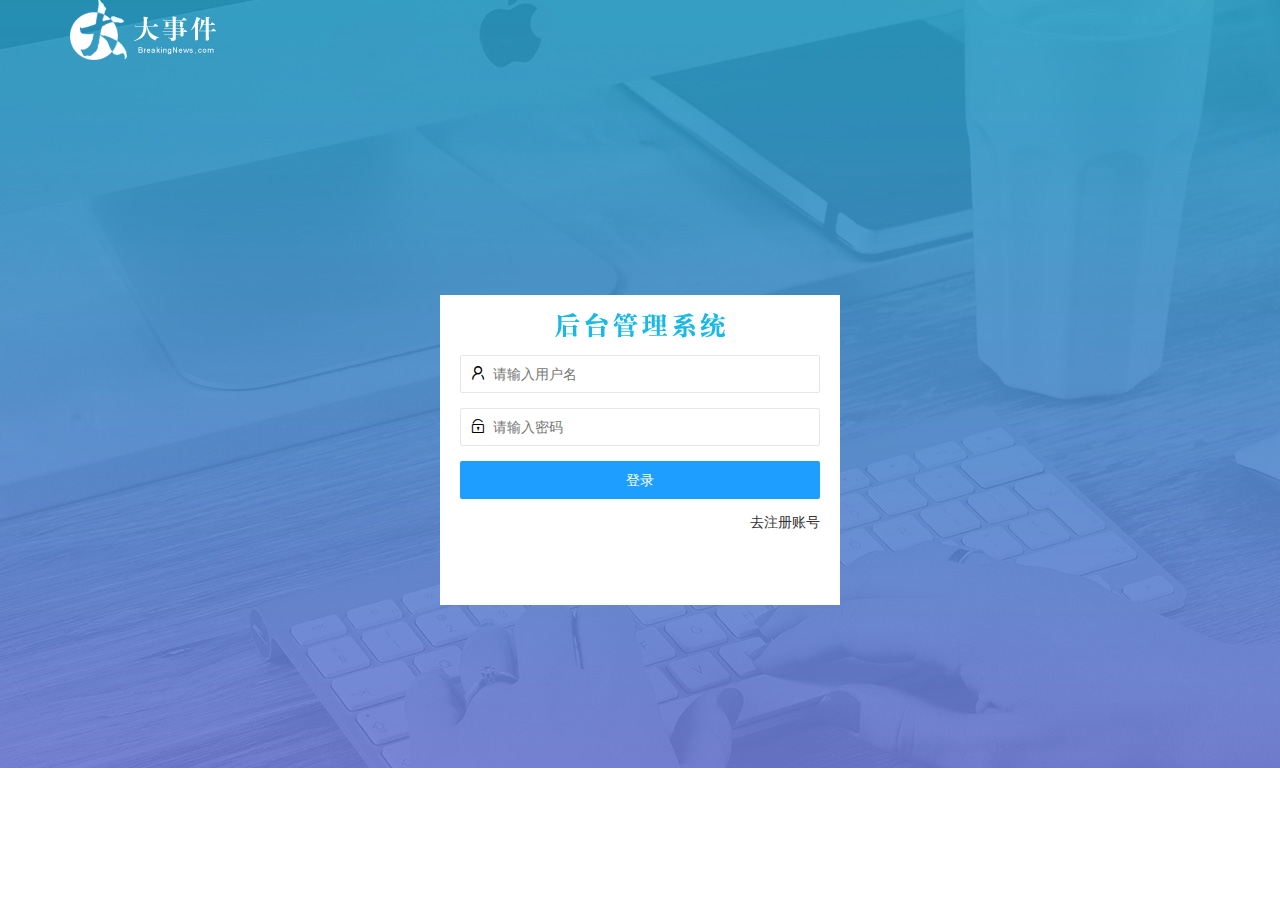
<file: login.html>
<!DOCTYPE html>
<html lang="en">

<head>
    <meta charset="UTF-8">
    <meta http-equiv="X-UA-Compatible" content="IE=edge">
    <meta name="viewport" content="width=device-width, initial-scale=1.0">
    <title>大事件-登录/注册</title>
    <!-- 导入layui的css -->
    <link rel="stylesheet" href="/assets/lib/layui/css/layui.css">
    <!-- 导入自己建的css -->
    <link rel="stylesheet" href="assets/css/login.css">
</head>

<body>
    <!-- 头部 -->
    <div class="layui-main ">
        <img src="/assets/images/logo.png" alt="">
    </div>
    <!-- 登录注册 -->
    <div class="loginAndReg-box">
        <!-- 头部         -->
        <div class="title-box"></div>
        <div class="login-box">
            <!-- 登录的表单 -->
            <form class="layui-form" id="form_login">
                <!-- 用户名 -->
                <div class="layui-form-item">
                    <i class="layui-icon layui-icon-username"></i>
                    <input type="text" name="username" required lay-verify="required" placeholder="请输入用户名" autocomplete="off" class="layui-input" />
                </div>
                <!-- 密码 -->
                <div class="layui-form-item">
                    <i class="layui-icon layui-icon-password"></i>
                    <input type="password" name="password" required lay-verify="required|pwd" placeholder="请输入密码" autocomplete="off" class="layui-input" />
                </div>
                <!-- 登录按钮 -->
                <div class="layui-form-item">
                    <!-- 注意：表单提交按钮和普通按钮的区别，就是 lay-submit 属性 -->
                    <button class="layui-btn layui-btn-fluid layui-btn-normal" lay-submit>登录</button>
                </div>
                <div class="layui-form-item links">
                    <a href="javascript:;" id="link_reg">去注册账号</a>
                </div>
            </form>
        </div>
        <div class="reg-box">
            <!-- 注册的表单 -->
            <form class="layui-form" id="form_reg">
                <!-- 用户名 -->
                <div class="layui-form-item">
                    <i class="layui-icon layui-icon-username"></i>
                    <input type="text" name="username" required lay-verify="required" placeholder="请输入用户名" autocomplete="off" class="layui-input" />
                </div>
                <!-- 密码 -->
                <div class="layui-form-item">
                    <i class="layui-icon layui-icon-password"></i>
                    <input type="password" name="password" required lay-verify="required|pwd" placeholder="请输入密码" autocomplete="off" class="layui-input" />
                </div>
                <!-- 确认密码 -->
                <div class="layui-form-item">
                    <i class="layui-icon layui-icon-password"></i>
                    <input type="password" name="repassword" required lay-verify="required|pwd|repwd" placeholder="请确认密码" autocomplete="off" class="layui-input" />
                </div>
                <!-- 登录按钮 -->
                <div class="layui-form-item">
                    <!-- 注意：表单提交按钮和普通按钮的区别，就是 lay-submit 属性 -->
                    <button class="layui-btn layui-btn-fluid layui-btn-normal" lay-submit>注册</button>
                </div>
                <div class="layui-form-item links">
                    <a href="javascript:;" id="link_login">去登陆</a>
                </div>
            </form>

        </div>
        <!-- 注册 -->
    </div>
    <!-- 引入layui的js -->
    <script src="/assets/lib/layui/layui.all.js"></script>
    <!-- 导入jQyery -->
    <script src="/assets/lib/jquery.js"></script>
    <!-- 导入自己写的ajaxURl配置的js -->
    <script src="/assets/js/baseAPI.js"></script>
    <!-- 导入自己的js -->
    <script src="/assets/js/login.js"></script>
</body>

</html>
</file>
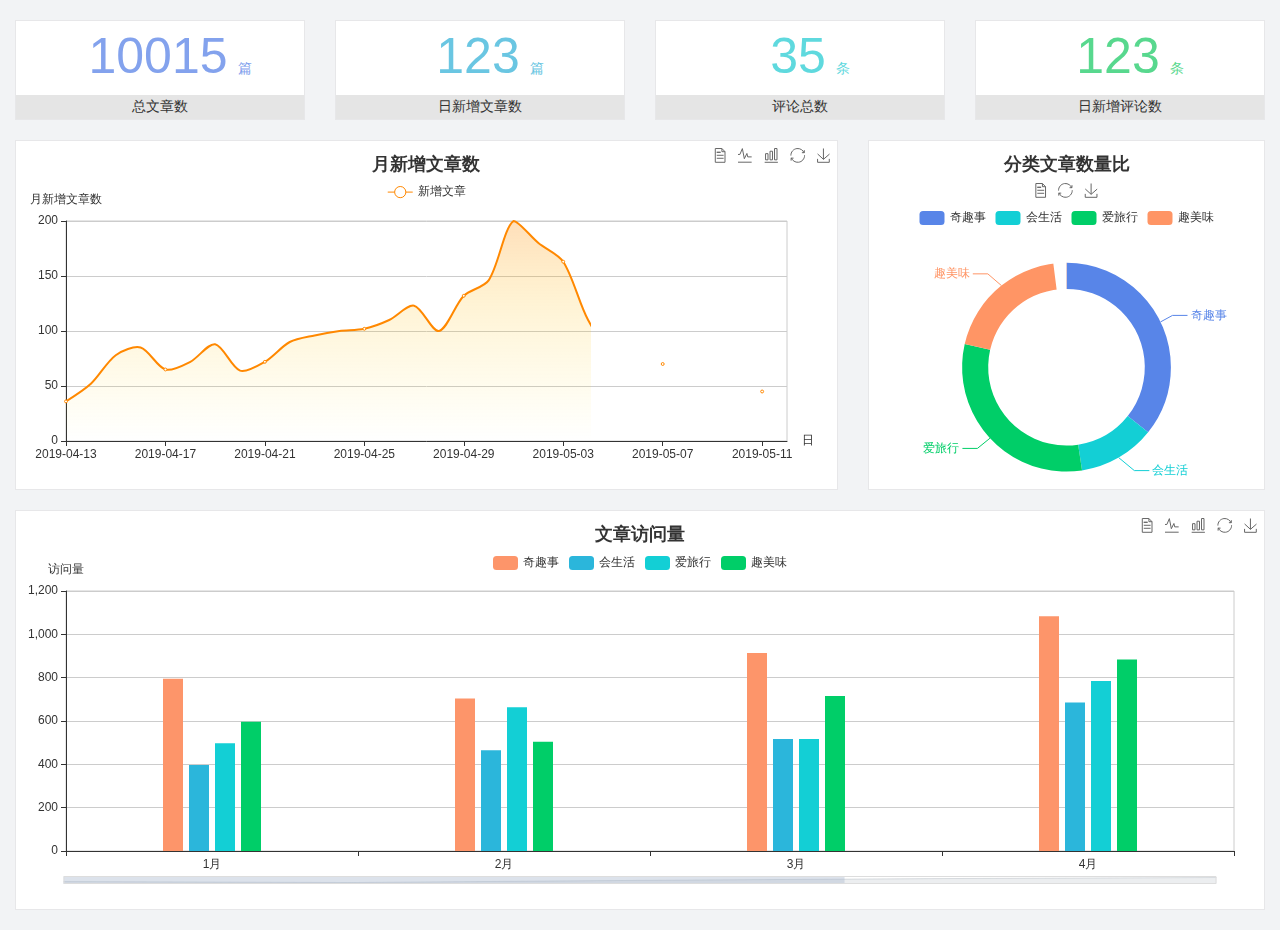
<file: home/dashboard.html>
<!DOCTYPE html>
<html lang="en">

<head>
    <meta charset="UTF-8">
    <meta name="viewport" content="width=device-width, initial-scale=1.0">
    <meta http-equiv="X-UA-Compatible" content="ie=edge">
    <title>图表统计</title>
    <link rel="stylesheet" href="../assets/lib/bootstrap.css" />
    <link rel="stylesheet" href="../assets/lib/main.css" />
    <script src="../assets/lib/jquery.js"></script>
    <script type="text/javascript" src="../assets/lib/echarts.min.js"></script>
</head>

<body>
    <div class="container-fluid">
        <div class="row spannel_list">
            <div class="col-sm-3 col-xs-6">
                <div class="spannel">
                    <em>10015</em><span>篇</span>
                    <b>总文章数</b>
                </div>
            </div>
            <div class="col-sm-3 col-xs-6">
                <div class="spannel scolor01">
                    <em>123</em><span>篇</span>
                    <b>日新增文章数</b>
                </div>
            </div>
            <div class="col-sm-3 col-xs-6">
                <div class="spannel scolor02">
                    <em>35</em><span>条</span>
                    <b>评论总数</b>
                </div>
            </div>
            <div class="col-sm-3 col-xs-6">
                <div class="spannel scolor03">
                    <em>123</em><span>条</span>
                    <b>日新增评论数</b>
                </div>
            </div>
        </div>
    </div>

    <div class="container-fluid">
        <div class="row curve-pie">
            <div class="col-lg-8 col-md-8">
                <div class="gragh_pannel" id="curve_show"></div>
            </div>
            <div class="col-lg-4 col-md-4">
                <div class="gragh_pannel" id="pie_show"></div>
            </div>
        </div>
    </div>

    <div class="container-fluid">
        <div class="column_pannel" id="column_show"></div>
    </div>

    <script>
        var oChart = echarts.init(document.getElementById('curve_show'));
        var aList_all = [{
            'count': 36,
            'date': '2019-04-13'
        }, {
            'count': 52,
            'date': '2019-04-14'
        }, {
            'count': 78,
            'date': '2019-04-15'
        }, {
            'count': 85,
            'date': '2019-04-16'
        }, {
            'count': 65,
            'date': '2019-04-17'
        }, {
            'count': 72,
            'date': '2019-04-18'
        }, {
            'count': 88,
            'date': '2019-04-19'
        }, {
            'count': 64,
            'date': '2019-04-20'
        }, {
            'count': 72,
            'date': '2019-04-21'
        }, {
            'count': 90,
            'date': '2019-04-22'
        }, {
            'count': 96,
            'date': '2019-04-23'
        }, {
            'count': 100,
            'date': '2019-04-24'
        }, {
            'count': 102,
            'date': '2019-04-25'
        }, {
            'count': 110,
            'date': '2019-04-26'
        }, {
            'count': 123,
            'date': '2019-04-27'
        }, {
            'count': 100,
            'date': '2019-04-28'
        }, {
            'count': 132,
            'date': '2019-04-29'
        }, {
            'count': 146,
            'date': '2019-04-30'
        }, {
            'count': 200,
            'date': '2019-05-01'
        }, {
            'count': 180,
            'date': '2019-05-02'
        }, {
            'count': 163,
            'date': '2019-05-03'
        }, {
            'count': 110,
            'date': '2019-05-04'
        }, {
            'count': 80,
            'date': '2019-05-05'
        }, {
            'count': 82,
            'date': '2019-05-06'
        }, {
            'count': 70,
            'date': '2019-05-07'
        }, {
            'count': 65,
            'date': '2019-05-08'
        }, {
            'count': 54,
            'date': '2019-05-09'
        }, {
            'count': 40,
            'date': '2019-05-10'
        }, {
            'count': 45,
            'date': '2019-05-11'
        }, {
            'count': 38,
            'date': '2019-05-12'
        }, ];

        let aCount = [];
        let aDate = [];

        for (var i = 0; i < aList_all.length; i++) {
            aCount.push(aList_all[i].count);
            aDate.push(aList_all[i].date);
        }

        var chartopt = {
            title: {
                text: '月新增文章数',
                left: 'center',
                top: '10'
            },
            tooltip: {
                trigger: 'axis'
            },
            legend: {
                data: ['新增文章'],
                top: '40'
            },
            toolbox: {
                show: true,
                feature: {
                    mark: {
                        show: true
                    },
                    dataView: {
                        show: true,
                        readOnly: false
                    },
                    magicType: {
                        show: true,
                        type: ['line', 'bar']
                    },
                    restore: {
                        show: true
                    },
                    saveAsImage: {
                        show: true
                    }
                }
            },
            calculable: true,
            xAxis: [{
                name: '日',
                type: 'category',
                boundaryGap: false,
                data: aDate
            }],
            yAxis: [{
                name: '月新增文章数',
                type: 'value'
            }],
            series: [{
                name: '新增文章',
                type: 'line',
                smooth: true,
                itemStyle: {
                    normal: {
                        areaStyle: {
                            type: 'default'
                        },
                        color: '#f80'
                    },
                    lineStyle: {
                        color: '#f80'
                    }
                },
                data: aCount
            }],
            areaStyle: {
                normal: {
                    color: new echarts.graphic.LinearGradient(0, 0, 0, 1, [{
                        offset: 0,
                        color: 'rgba(255,136,0,0.39)'
                    }, {
                        offset: .34,
                        color: 'rgba(255,180,0,0.25)'
                    }, {
                        offset: 1,
                        color: 'rgba(255,222,0,0.00)'
                    }])

                }
            },
            grid: {
                show: true,
                x: 50,
                x2: 50,
                y: 80,
                height: 220
            }
        };

        oChart.setOption(chartopt);


        var oPie = echarts.init(document.getElementById('pie_show'));
        var oPieopt = {
            title: {
                top: 10,
                text: '分类文章数量比',
                x: 'center'
            },
            tooltip: {
                trigger: 'item',
                formatter: "{a} <br/>{b} : {c} ({d}%)"
            },
            color: ['#5885e8', '#13cfd5', '#00ce68', '#ff9565'],
            legend: {
                x: 'center',
                top: 65,
                data: ['奇趣事', '会生活', '爱旅行', '趣美味']
            },
            toolbox: {
                show: true,
                x: 'center',
                top: 35,
                feature: {
                    mark: {
                        show: true
                    },
                    dataView: {
                        show: true,
                        readOnly: false
                    },
                    magicType: {
                        show: true,
                        type: ['pie', 'funnel'],
                        option: {
                            funnel: {
                                x: '25%',
                                width: '50%',
                                funnelAlign: 'left',
                                max: 1548
                            }
                        }
                    },
                    restore: {
                        show: true
                    },
                    saveAsImage: {
                        show: true
                    }
                }
            },
            calculable: true,
            series: [{
                name: '访问来源',
                type: 'pie',
                radius: ['45%', '60%'],
                center: ['50%', '65%'],
                data: [{
                    value: 300,
                    name: '奇趣事'
                }, {
                    value: 100,
                    name: '会生活'
                }, {
                    value: 260,
                    name: '爱旅行'
                }, {
                    value: 180,
                    name: '趣美味'
                }]
            }]
        };
        oPie.setOption(oPieopt);



        var oColumn = this.echarts.init(document.getElementById('column_show'));
        var oColumnopt = {
            title: {
                text: '文章访问量',
                left: 'center',
                top: '10'
            },
            tooltip: {
                trigger: 'axis'
            },
            legend: {
                data: ['奇趣事', '会生活', '爱旅行', '趣美味'],
                top: '40'
            },
            toolbox: {
                show: true,
                feature: {
                    mark: {
                        show: true
                    },
                    dataView: {
                        show: true,
                        readOnly: false
                    },
                    magicType: {
                        show: true,
                        type: ['line', 'bar']
                    },
                    restore: {
                        show: true
                    },
                    saveAsImage: {
                        show: true
                    }
                }
            },
            calculable: true,
            xAxis: [{
                type: 'category',
                data: ['1月', '2月', '3月', '4月', '5月']
            }],
            yAxis: [{
                name: '访问量',
                type: 'value'
            }],
            series: [{
                name: '奇趣事',
                type: 'bar',
                barWidth: 20,
                itemStyle: {
                    normal: {
                        areaStyle: {
                            type: 'default'
                        },
                        color: '#fd956a'
                    }
                },
                data: [800, 708, 920, 1090, 1200]
            }, {
                name: '会生活',
                type: 'bar',
                barWidth: 20,
                itemStyle: {
                    normal: {
                        areaStyle: {
                            type: 'default'
                        },
                        color: '#2bb6db'
                    }
                },
                data: [400, 468, 520, 690, 800]
            }, {
                name: '爱旅行',
                type: 'bar',
                barWidth: 20,
                itemStyle: {
                    normal: {
                        areaStyle: {
                            type: 'default'
                        },
                        color: '#13cfd5'
                    }
                },
                data: [500, 668, 520, 790, 900]
            }, {
                name: '趣美味',
                type: 'bar',
                barWidth: 20,
                itemStyle: {
                    normal: {
                        areaStyle: {
                            type: 'default'
                        },
                        color: '#00ce68'
                    }
                },
                data: [600, 508, 720, 890, 1000]
            }],
            grid: {
                show: true,
                x: 50,
                x2: 30,
                y: 80,
                height: 260
            },
            dataZoom: [ //给x轴设置滚动条
                {
                    start: 0, //默认为0
                    end: 100 - 1000 / 31, //默认为100
                    type: 'slider',
                    show: true,
                    xAxisIndex: [0],
                    handleSize: 0, //滑动条的 左右2个滑动条的大小
                    height: 8, //组件高度
                    left: 45, //左边的距离
                    right: 50, //右边的距离
                    bottom: 26, //右边的距离
                    handleColor: '#ddd', //h滑动图标的颜色
                    handleStyle: {
                        borderColor: "#cacaca",
                        borderWidth: "1",
                        shadowBlur: 2,
                        background: "#ddd",
                        shadowColor: "#ddd",
                    }
                }
            ]
        };
        oColumn.setOption(oColumnopt);
    </script>
</body>

</html>
</file>
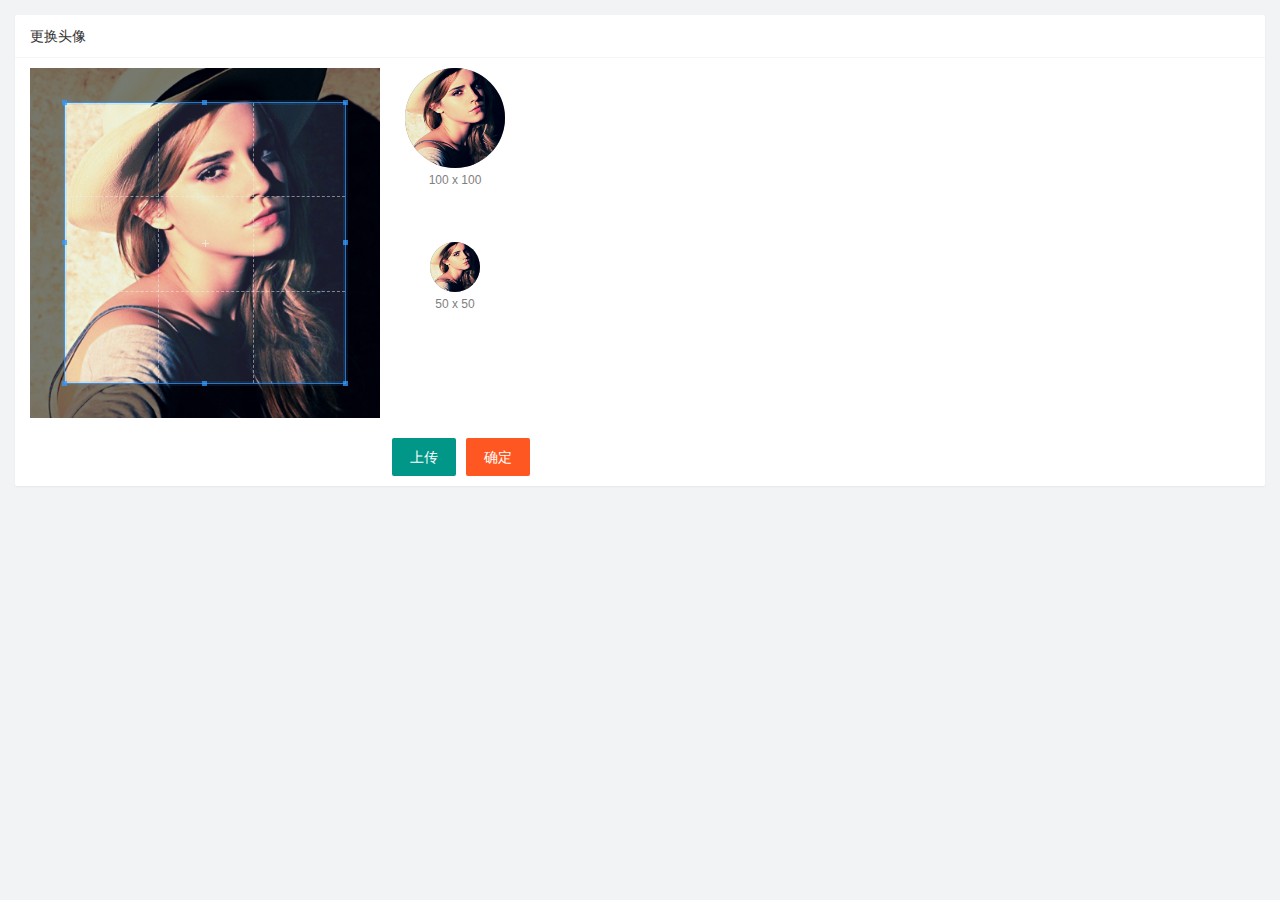
<file: user/user_avatar.html>
<!DOCTYPE html>
<html lang="en">

<head>
    <meta charset="UTF-8">
    <meta http-equiv="X-UA-Compatible" content="IE=edge">
    <meta name="viewport" content="width=device-width, initial-scale=1.0">
    <title>Document</title>
    <!-- 导入layui的样式表 -->
    <link rel="stylesheet" href="/assets/lib/layui/css/layui.css">
    <!-- 导入cropper的样式表 -->
    <link rel="stylesheet" href="/assets/lib/cropper/cropper.css" />
    <!-- 导入自己的样式表 -->
    <link rel="stylesheet" href="/assets/css/user/user_avatar.css">
</head>

<body>
    <div class="layui-card">
        <div class="layui-card-header">更换头像</div>
        <div class="layui-card-body">
            <!-- 第一行的图片裁剪和预览区域 -->
            <div class="row1">
                <!-- 图片裁剪区域 -->
                <div class="cropper-box">
                    <!-- 这个 img 标签很重要，将来会把它初始化为裁剪区域 -->
                    <img id="image" src="/assets/images/sample.jpg" />
                </div>
                <!-- 图片的预览区域 -->
                <div class="preview-box">
                    <div>
                        <!-- 宽高为 100px 的预览区域 -->
                        <div class="img-preview w100"></div>
                        <p class="size">100 x 100</p>
                    </div>
                    <div>
                        <!-- 宽高为 50px 的预览区域 -->
                        <div class="img-preview w50"></div>
                        <p class="size">50 x 50</p>
                    </div>
                </div>
            </div>

            <!-- 第二行的按钮区域 -->
            <input type="file" id="file" accept="image/png,image/jpeg" />
            <div class="row2">
                <button type="button" class="layui-btn" id="btnOptionFile">上传</button>
                <button type="button" class="layui-btn layui-btn-danger" id="btnUpload">确定</button>
            </div>
        </div>
    </div>
    <!-- 导入layui -->
    <script src="/assets/lib/layui/layui.all.js"></script>
    <!-- 导入cropper所需的js -->
    <script src="/assets/lib/jquery.js"></script>
    <script src="/assets/lib/cropper/Cropper.js"></script>
    <script src="/assets/lib/cropper/jquery-cropper.js"></script>
    <script src="/assets/js/baseAPI.js"></script>
    <!-- 导入自己的js -->
    <script src="/assets/js/user/user_avatar.js"></script>
</body>

</html>
</file>
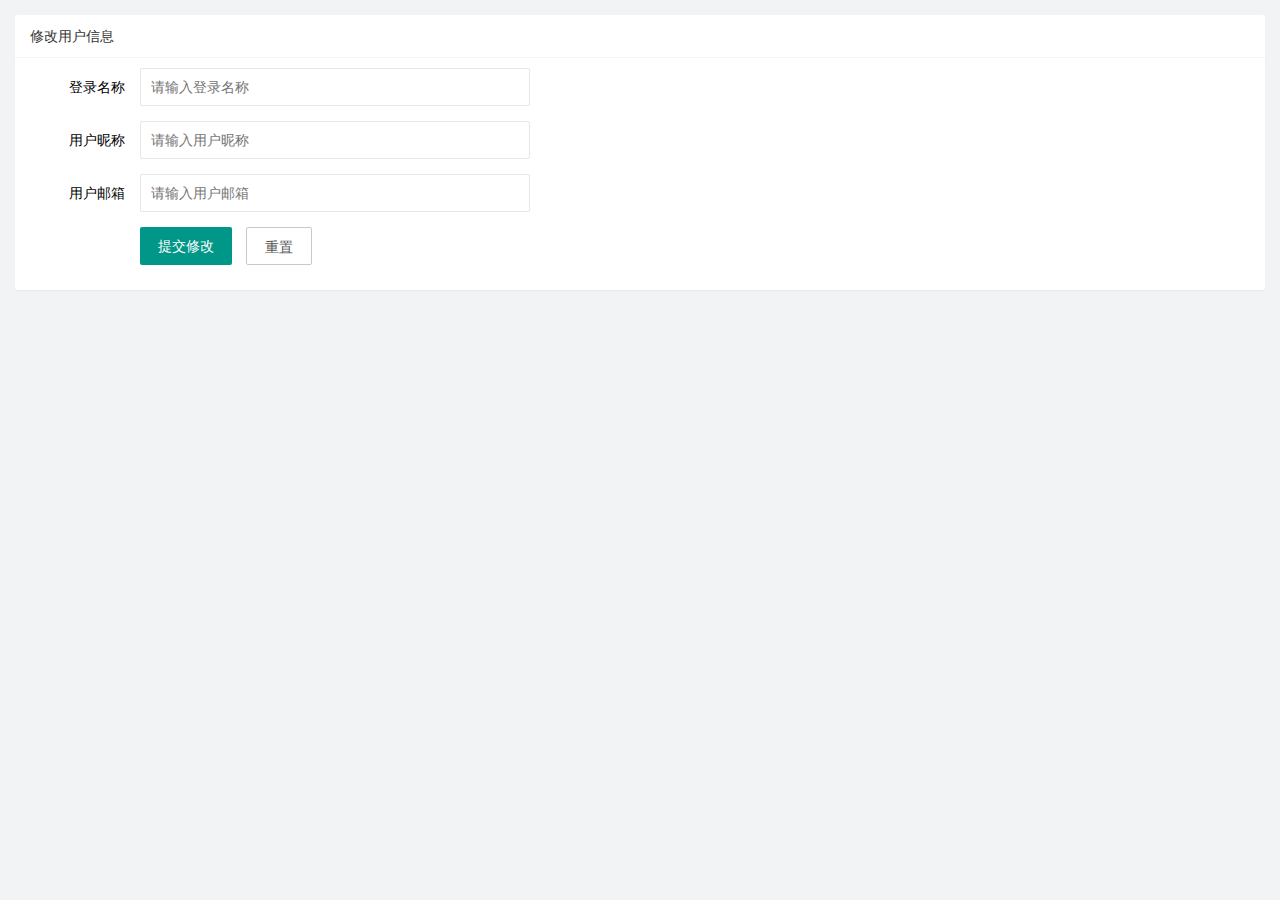
<file: user/user_info.html>
<!DOCTYPE html>
<html lang="en">

<head>
    <meta charset="UTF-8">
    <meta http-equiv="X-UA-Compatible" content="IE=edge">
    <meta name="viewport" content="width=device-width, initial-scale=1.0">
    <title>Document</title>
    <!-- 导入layui样式表 -->
    <link rel="stylesheet" href="/assets/lib/layui/css/layui.css">
    <!-- 导入自己的样式表 -->
    <link rel="stylesheet" href="/assets/css/user/user_info.css">
</head>

<body>
    <!-- 卡片区域 -->
    <div class="layui-card">
        <div class="layui-card-header">修改用户信息</div>
        <div class="layui-card-body">
            <form class="layui-form" id="from_User_Info" lay-filter="user_info">
                <input type="hidden" name="id" value="">
                <div class="layui-form-item">
                    <label class="layui-form-label">登录名称</label>
                    <div class="layui-input-block">
                        <input type="text" name="username" required lay-verify="required" placeholder="请输入登录名称" autocomplete="off" class="layui-input" readonly />
                    </div>
                </div>
                <div class="layui-form-item">
                    <label class="layui-form-label">用户昵称</label>
                    <div class="layui-input-block">
                        <input type="text" name="nickname" required lay-verify="required|nickname" placeholder="请输入用户昵称" autocomplete="off" class="layui-input" />
                    </div>
                </div>
                <div class="layui-form-item">
                    <label class="layui-form-label">用户邮箱</label>
                    <div class="layui-input-block">
                        <input type="text" name="email" required lay-verify="required|email" placeholder="请输入用户邮箱" autocomplete="off" class="layui-input" />
                    </div>
                </div>
                <div class="layui-form-item">
                    <div class="layui-input-block">
                        <button class="layui-btn" id="submitUser" lay-submit lay-filter="formDemo">提交修改</button>
                        <button type="reset" id="btnReset" class="layui-btn layui-btn-primary">重置</button>
                    </div>
                </div>
            </form>
        </div>
    </div>
    <!-- 导入layui的JS -->
    <script src="/assets/lib/layui/layui.all.js"></script>
    <!-- 导入jQuery -->
    <script src="/assets/lib/jquery.js"></script>
    <!-- 导入自己配置的AjaxBase -->
    <script src="/assets/js/baseAPI.js"></script>
    <!-- 导入自己的js -->
    <script src="/assets/js/user/user_info.js"></script>
</body>

</html>
</file>
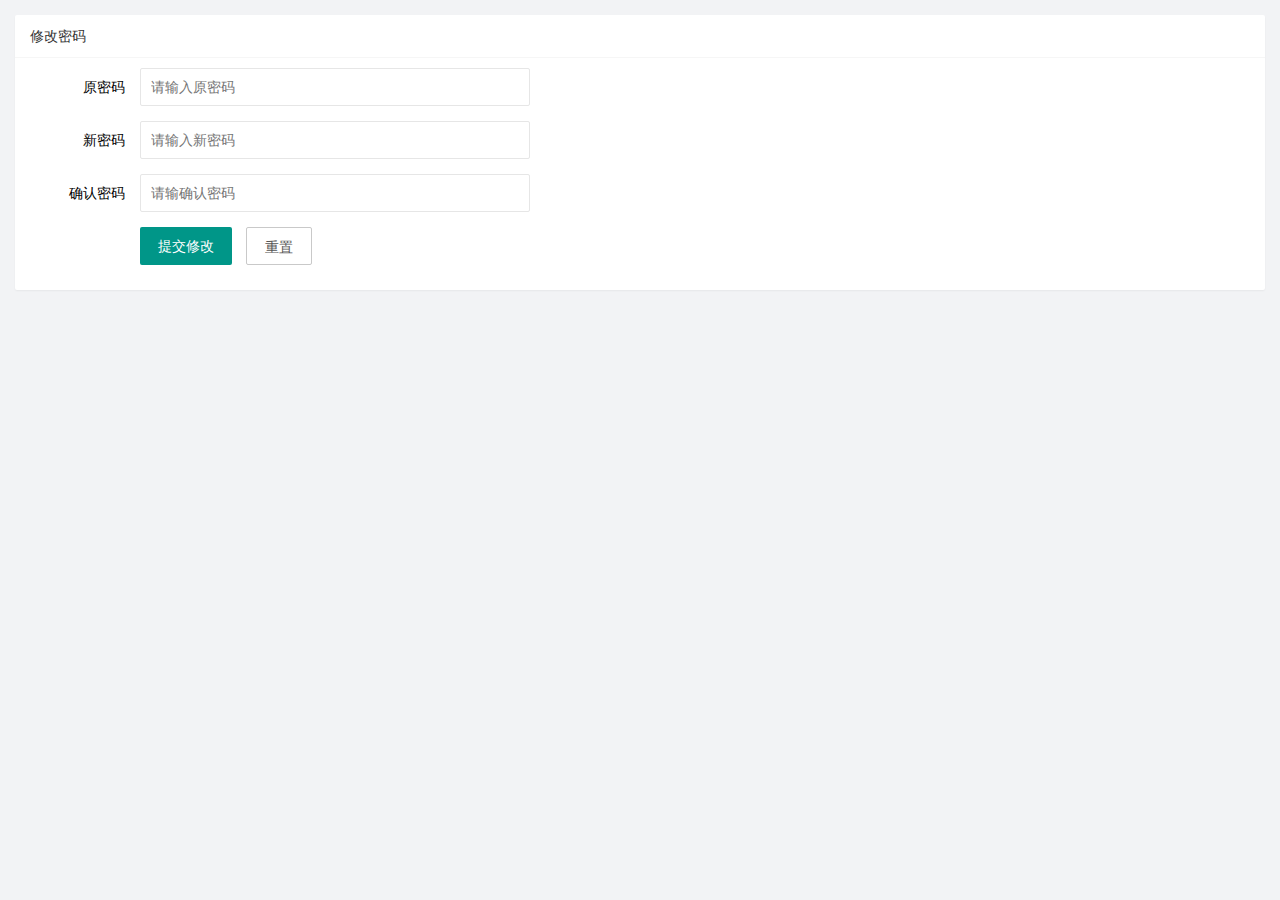
<file: user/user_pwd.html>
<!DOCTYPE html>
<html lang="en">

<head>
    <meta charset="UTF-8">
    <meta http-equiv="X-UA-Compatible" content="IE=edge">
    <meta name="viewport" content="width=device-width, initial-scale=1.0">
    <title>Document</title>
    <!-- 导入layui的样式表 -->
    <link rel="stylesheet" href="/assets/lib/layui/css/layui.css">
    <!-- 导入自己的样式表 -->
    <link rel="stylesheet" href="/assets/css/user/user_pwd.css">
</head>

<body>
    <!-- 卡片区域 -->
    <div class="layui-card">
        <div class="layui-card-header">修改密码</div>
        <div class="layui-card-body">
            <form class="layui-form" id="from_User_Info" lay-filter="user_info">
                <input type="hidden" name="id" value="">
                <div class="layui-form-item">
                    <label class="layui-form-label">原密码</label>
                    <div class="layui-input-block">
                        <input type="password" name="oldPwd" required lay-verify="required|pwd" placeholder="请输入原密码" autocomplete="off" class="layui-input" />
                    </div>
                </div>
                <div class="layui-form-item">
                    <label class="layui-form-label">新密码</label>
                    <div class="layui-input-block">
                        <input type="password" name="newPwd" required lay-verify="required|pwd|samePwd" placeholder="请输入新密码" autocomplete="off" class="layui-input" />
                    </div>
                </div>
                <div class="layui-form-item">
                    <label class="layui-form-label">确认密码</label>
                    <div class="layui-input-block">
                        <input type="password" name="repwd" required lay-verify="required|pwd|rePwd" placeholder="请输确认密码" autocomplete="off" class="layui-input" />
                    </div>
                </div>
                <div class="layui-form-item">
                    <div class="layui-input-block">
                        <button class="layui-btn" id="submitUser" lay-submit lay-filter="formDemo">提交修改</button>
                        <button type="reset" id="btnReset" class="layui-btn layui-btn-primary">重置</button>
                    </div>
                </div>
            </form>
        </div>
    </div>
    <!-- 导入layui 的js -->
    <script src="/assets/lib/layui/layui.all.js"></script>
    <!-- 导入jQuery -->
    <script src="/assets/lib/jquery.js"></script>
    <!-- 导入自己封装的baseAPI -->
    <script src="/assets/js/baseAPI.js"></script>
    <!-- 导入自己的js -->
    <script src="/assets/js/user/user_pwd.js"></script>
</body>

</html>
</file>
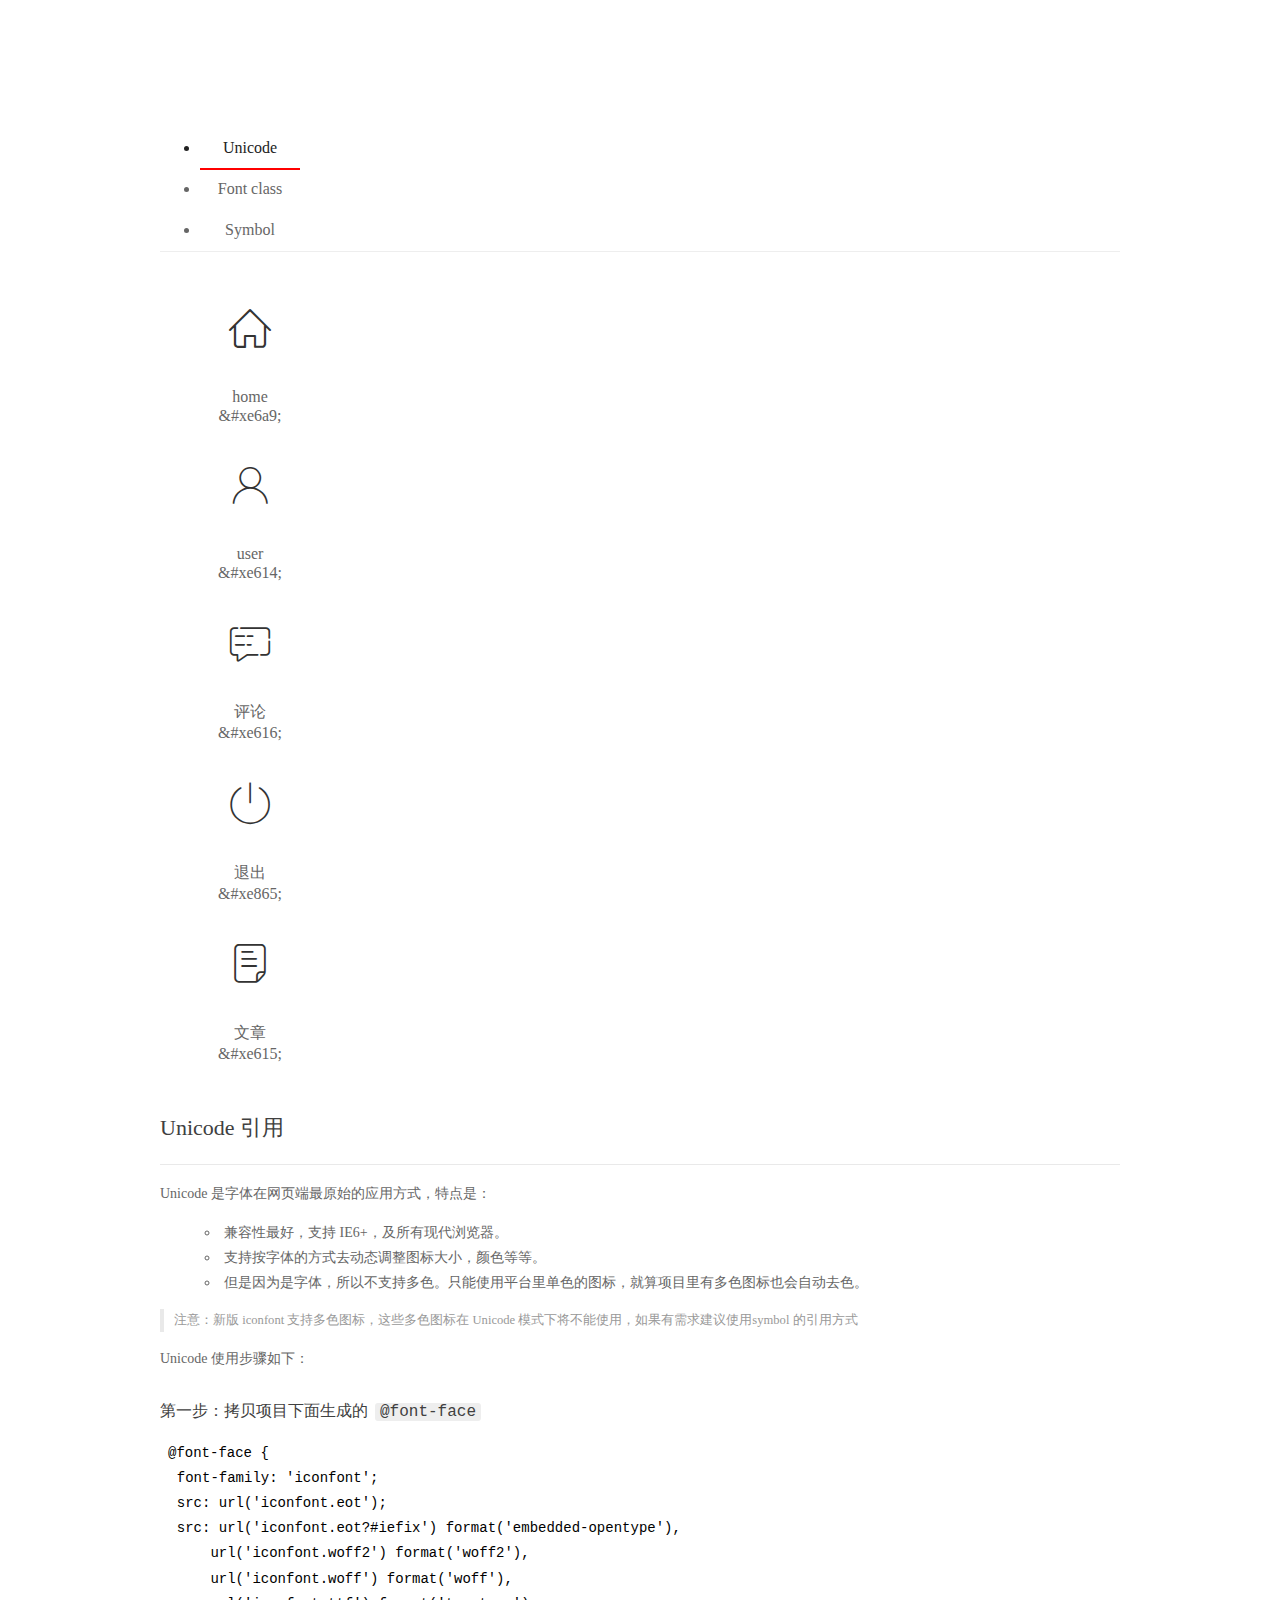
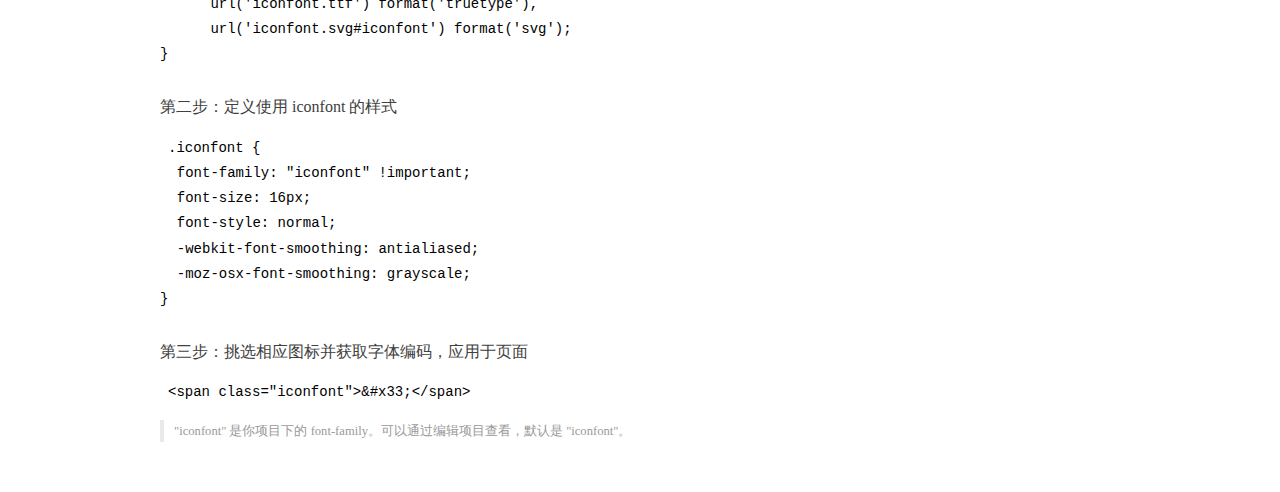
<file: assets/fonts/demo_index.html>
<!DOCTYPE html>
<html>
<head>
  <meta charset="utf-8"/>
  <title>IconFont Demo</title>
  <link rel="shortcut icon" href="https://gtms04.alicdn.com/tps/i4/TB1_oz6GVXXXXaFXpXXJDFnIXXX-64-64.ico" type="image/x-icon"/>
  <link rel="stylesheet" href="https://g.alicdn.com/thx/cube/1.3.2/cube.min.css">
  <link rel="stylesheet" href="demo.css">
  <link rel="stylesheet" href="iconfont.css">
  <script src="iconfont.js"></script>
  <!-- jQuery -->
  <script src="https://a1.alicdn.com/oss/uploads/2018/12/26/7bfddb60-08e8-11e9-9b04-53e73bb6408b.js"></script>
  <!-- 代码高亮 -->
  <script src="https://a1.alicdn.com/oss/uploads/2018/12/26/a3f714d0-08e6-11e9-8a15-ebf944d7534c.js"></script>
</head>
<body>
  <div class="main">
    <h1 class="logo"><a href="https://www.iconfont.cn/" title="iconfont 首页" target="_blank">&#xe86b;</a></h1>
    <div class="nav-tabs">
      <ul id="tabs" class="dib-box">
        <li class="dib active"><span>Unicode</span></li>
        <li class="dib"><span>Font class</span></li>
        <li class="dib"><span>Symbol</span></li>
      </ul>
      
    </div>
    <div class="tab-container">
      <div class="content unicode" style="display: block;">
          <ul class="icon_lists dib-box">
          
            <li class="dib">
              <span class="icon iconfont">&#xe6a9;</span>
                <div class="name">home</div>
                <div class="code-name">&amp;#xe6a9;</div>
              </li>
          
            <li class="dib">
              <span class="icon iconfont">&#xe614;</span>
                <div class="name">user</div>
                <div class="code-name">&amp;#xe614;</div>
              </li>
          
            <li class="dib">
              <span class="icon iconfont">&#xe616;</span>
                <div class="name">评论</div>
                <div class="code-name">&amp;#xe616;</div>
              </li>
          
            <li class="dib">
              <span class="icon iconfont">&#xe865;</span>
                <div class="name">退出</div>
                <div class="code-name">&amp;#xe865;</div>
              </li>
          
            <li class="dib">
              <span class="icon iconfont">&#xe615;</span>
                <div class="name">文章</div>
                <div class="code-name">&amp;#xe615;</div>
              </li>
          
          </ul>
          <div class="article markdown">
          <h2 id="unicode-">Unicode 引用</h2>
          <hr>

          <p>Unicode 是字体在网页端最原始的应用方式，特点是：</p>
          <ul>
            <li>兼容性最好，支持 IE6+，及所有现代浏览器。</li>
            <li>支持按字体的方式去动态调整图标大小，颜色等等。</li>
            <li>但是因为是字体，所以不支持多色。只能使用平台里单色的图标，就算项目里有多色图标也会自动去色。</li>
          </ul>
          <blockquote>
            <p>注意：新版 iconfont 支持多色图标，这些多色图标在 Unicode 模式下将不能使用，如果有需求建议使用symbol 的引用方式</p>
          </blockquote>
          <p>Unicode 使用步骤如下：</p>
          <h3 id="-font-face">第一步：拷贝项目下面生成的 <code>@font-face</code></h3>
<pre><code class="language-css"
>@font-face {
  font-family: 'iconfont';
  src: url('iconfont.eot');
  src: url('iconfont.eot?#iefix') format('embedded-opentype'),
      url('iconfont.woff2') format('woff2'),
      url('iconfont.woff') format('woff'),
      url('iconfont.ttf') format('truetype'),
      url('iconfont.svg#iconfont') format('svg');
}
</code></pre>
          <h3 id="-iconfont-">第二步：定义使用 iconfont 的样式</h3>
<pre><code class="language-css"
>.iconfont {
  font-family: "iconfont" !important;
  font-size: 16px;
  font-style: normal;
  -webkit-font-smoothing: antialiased;
  -moz-osx-font-smoothing: grayscale;
}
</code></pre>
          <h3 id="-">第三步：挑选相应图标并获取字体编码，应用于页面</h3>
<pre>
<code class="language-html"
>&lt;span class="iconfont"&gt;&amp;#x33;&lt;/span&gt;
</code></pre>
          <blockquote>
            <p>"iconfont" 是你项目下的 font-family。可以通过编辑项目查看，默认是 "iconfont"。</p>
          </blockquote>
          </div>
      </div>
      <div class="content font-class">
        <ul class="icon_lists dib-box">
          
          <li class="dib">
            <span class="icon iconfont icon-home"></span>
            <div class="name">
              home
            </div>
            <div class="code-name">.icon-home
            </div>
          </li>
          
          <li class="dib">
            <span class="icon iconfont icon-user"></span>
            <div class="name">
              user
            </div>
            <div class="code-name">.icon-user
            </div>
          </li>
          
          <li class="dib">
            <span class="icon iconfont icon-pinglun"></span>
            <div class="name">
              评论
            </div>
            <div class="code-name">.icon-pinglun
            </div>
          </li>
          
          <li class="dib">
            <span class="icon iconfont icon-tuichu"></span>
            <div class="name">
              退出
            </div>
            <div class="code-name">.icon-tuichu
            </div>
          </li>
          
          <li class="dib">
            <span class="icon iconfont icon-16"></span>
            <div class="name">
              文章
            </div>
            <div class="code-name">.icon-16
            </div>
          </li>
          
        </ul>
        <div class="article markdown">
        <h2 id="font-class-">font-class 引用</h2>
        <hr>

        <p>font-class 是 Unicode 使用方式的一种变种，主要是解决 Unicode 书写不直观，语意不明确的问题。</p>
        <p>与 Unicode 使用方式相比，具有如下特点：</p>
        <ul>
          <li>兼容性良好，支持 IE8+，及所有现代浏览器。</li>
          <li>相比于 Unicode 语意明确，书写更直观。可以很容易分辨这个 icon 是什么。</li>
          <li>因为使用 class 来定义图标，所以当要替换图标时，只需要修改 class 里面的 Unicode 引用。</li>
          <li>不过因为本质上还是使用的字体，所以多色图标还是不支持的。</li>
        </ul>
        <p>使用步骤如下：</p>
        <h3 id="-fontclass-">第一步：引入项目下面生成的 fontclass 代码：</h3>
<pre><code class="language-html">&lt;link rel="stylesheet" href="./iconfont.css"&gt;
</code></pre>
        <h3 id="-">第二步：挑选相应图标并获取类名，应用于页面：</h3>
<pre><code class="language-html">&lt;span class="iconfont icon-xxx"&gt;&lt;/span&gt;
</code></pre>
        <blockquote>
          <p>"
            iconfont" 是你项目下的 font-family。可以通过编辑项目查看，默认是 "iconfont"。</p>
        </blockquote>
      </div>
      </div>
      <div class="content symbol">
          <ul class="icon_lists dib-box">
          
            <li class="dib">
                <svg class="icon svg-icon" aria-hidden="true">
                  <use xlink:href="#icon-home"></use>
                </svg>
                <div class="name">home</div>
                <div class="code-name">#icon-home</div>
            </li>
          
            <li class="dib">
                <svg class="icon svg-icon" aria-hidden="true">
                  <use xlink:href="#icon-user"></use>
                </svg>
                <div class="name">user</div>
                <div class="code-name">#icon-user</div>
            </li>
          
            <li class="dib">
                <svg class="icon svg-icon" aria-hidden="true">
                  <use xlink:href="#icon-pinglun"></use>
                </svg>
                <div class="name">评论</div>
                <div class="code-name">#icon-pinglun</div>
            </li>
          
            <li class="dib">
                <svg class="icon svg-icon" aria-hidden="true">
                  <use xlink:href="#icon-tuichu"></use>
                </svg>
                <div class="name">退出</div>
                <div class="code-name">#icon-tuichu</div>
            </li>
          
            <li class="dib">
                <svg class="icon svg-icon" aria-hidden="true">
                  <use xlink:href="#icon-16"></use>
                </svg>
                <div class="name">文章</div>
                <div class="code-name">#icon-16</div>
            </li>
          
          </ul>
          <div class="article markdown">
          <h2 id="symbol-">Symbol 引用</h2>
          <hr>

          <p>这是一种全新的使用方式，应该说这才是未来的主流，也是平台目前推荐的用法。相关介绍可以参考这篇<a href="">文章</a>
            这种用法其实是做了一个 SVG 的集合，与另外两种相比具有如下特点：</p>
          <ul>
            <li>支持多色图标了，不再受单色限制。</li>
            <li>通过一些技巧，支持像字体那样，通过 <code>font-size</code>, <code>color</code> 来调整样式。</li>
            <li>兼容性较差，支持 IE9+，及现代浏览器。</li>
            <li>浏览器渲染 SVG 的性能一般，还不如 png。</li>
          </ul>
          <p>使用步骤如下：</p>
          <h3 id="-symbol-">第一步：引入项目下面生成的 symbol 代码：</h3>
<pre><code class="language-html">&lt;script src="./iconfont.js"&gt;&lt;/script&gt;
</code></pre>
          <h3 id="-css-">第二步：加入通用 CSS 代码（引入一次就行）：</h3>
<pre><code class="language-html">&lt;style&gt;
.icon {
  width: 1em;
  height: 1em;
  vertical-align: -0.15em;
  fill: currentColor;
  overflow: hidden;
}
&lt;/style&gt;
</code></pre>
          <h3 id="-">第三步：挑选相应图标并获取类名，应用于页面：</h3>
<pre><code class="language-html">&lt;svg class="icon" aria-hidden="true"&gt;
  &lt;use xlink:href="#icon-xxx"&gt;&lt;/use&gt;
&lt;/svg&gt;
</code></pre>
          </div>
      </div>

    </div>
  </div>
  <script>
  $(document).ready(function () {
      $('.tab-container .content:first').show()

      $('#tabs li').click(function (e) {
        var tabContent = $('.tab-container .content')
        var index = $(this).index()

        if ($(this).hasClass('active')) {
          return
        } else {
          $('#tabs li').removeClass('active')
          $(this).addClass('active')

          tabContent.hide().eq(index).fadeIn()
        }
      })
    })
  </script>
</body>
</html>
</file>
<file: assets/lib/layui/css/layui.css>
/** layui-v2.5.5 MIT License By https://www.layui.com */
 .layui-inline,img{display:inline-block;vertical-align:middle}h1,h2,h3,h4,h5,h6{font-weight:400}.layui-edge,.layui-header,.layui-inline,.layui-main{position:relative}.layui-body,.layui-edge,.layui-elip{overflow:hidden}.layui-btn,.layui-edge,.layui-inline,img{vertical-align:middle}.layui-btn,.layui-disabled,.layui-icon,.layui-unselect{-moz-user-select:none;-webkit-user-select:none;-ms-user-select:none}.layui-elip,.layui-form-checkbox span,.layui-form-pane .layui-form-label{text-overflow:ellipsis;white-space:nowrap}.layui-breadcrumb,.layui-tree-btnGroup{visibility:hidden}blockquote,body,button,dd,div,dl,dt,form,h1,h2,h3,h4,h5,h6,input,li,ol,p,pre,td,textarea,th,ul{margin:0;padding:0;-webkit-tap-highlight-color:rgba(0,0,0,0)}a:active,a:hover{outline:0}img{border:none}li{list-style:none}table{border-collapse:collapse;border-spacing:0}h4,h5,h6{font-size:100%}button,input,optgroup,option,select,textarea{font-family:inherit;font-size:inherit;font-style:inherit;font-weight:inherit;outline:0}pre{white-space:pre-wrap;white-space:-moz-pre-wrap;white-space:-pre-wrap;white-space:-o-pre-wrap;word-wrap:break-word}body{line-height:24px;font:14px Helvetica Neue,Helvetica,PingFang SC,Tahoma,Arial,sans-serif}hr{height:1px;margin:10px 0;border:0;clear:both}a{color:#333;text-decoration:none}a:hover{color:#777}a cite{font-style:normal;*cursor:pointer}.layui-border-box,.layui-border-box *{box-sizing:border-box}.layui-box,.layui-box *{box-sizing:content-box}.layui-clear{clear:both;*zoom:1}.layui-clear:after{content:'\20';clear:both;*zoom:1;display:block;height:0}.layui-inline{*display:inline;*zoom:1}.layui-edge{display:inline-block;width:0;height:0;border-width:6px;border-style:dashed;border-color:transparent}.layui-edge-top{top:-4px;border-bottom-color:#999;border-bottom-style:solid}.layui-edge-right{border-left-color:#999;border-left-style:solid}.layui-edge-bottom{top:2px;border-top-color:#999;border-top-style:solid}.layui-edge-left{border-right-color:#999;border-right-style:solid}.layui-disabled,.layui-disabled:hover{color:#d2d2d2!important;cursor:not-allowed!important}.layui-circle{border-radius:100%}.layui-show{display:block!important}.layui-hide{display:none!important}@font-face{font-family:layui-icon;src:url(../font/iconfont.eot?v=250);src:url(../font/iconfont.eot?v=250#iefix) format('embedded-opentype'),url(../font/iconfont.woff2?v=250) format('woff2'),url(../font/iconfont.woff?v=250) format('woff'),url(../font/iconfont.ttf?v=250) format('truetype'),url(../font/iconfont.svg?v=250#layui-icon) format('svg')}.layui-icon{font-family:layui-icon!important;font-size:16px;font-style:normal;-webkit-font-smoothing:antialiased;-moz-osx-font-smoothing:grayscale}.layui-icon-reply-fill:before{content:"\e611"}.layui-icon-set-fill:before{content:"\e614"}.layui-icon-menu-fill:before{content:"\e60f"}.layui-icon-search:before{content:"\e615"}.layui-icon-share:before{content:"\e641"}.layui-icon-set-sm:before{content:"\e620"}.layui-icon-engine:before{content:"\e628"}.layui-icon-close:before{content:"\1006"}.layui-icon-close-fill:before{content:"\1007"}.layui-icon-chart-screen:before{content:"\e629"}.layui-icon-star:before{content:"\e600"}.layui-icon-circle-dot:before{content:"\e617"}.layui-icon-chat:before{content:"\e606"}.layui-icon-release:before{content:"\e609"}.layui-icon-list:before{content:"\e60a"}.layui-icon-chart:before{content:"\e62c"}.layui-icon-ok-circle:before{content:"\1005"}.layui-icon-layim-theme:before{content:"\e61b"}.layui-icon-table:before{content:"\e62d"}.layui-icon-right:before{content:"\e602"}.layui-icon-left:before{content:"\e603"}.layui-icon-cart-simple:before{content:"\e698"}.layui-icon-face-cry:before{content:"\e69c"}.layui-icon-face-smile:before{content:"\e6af"}.layui-icon-survey:before{content:"\e6b2"}.layui-icon-tree:before{content:"\e62e"}.layui-icon-upload-circle:before{content:"\e62f"}.layui-icon-add-circle:before{content:"\e61f"}.layui-icon-download-circle:before{content:"\e601"}.layui-icon-templeate-1:before{content:"\e630"}.layui-icon-util:before{content:"\e631"}.layui-icon-face-surprised:before{content:"\e664"}.layui-icon-edit:before{content:"\e642"}.layui-icon-speaker:before{content:"\e645"}.layui-icon-down:before{content:"\e61a"}.layui-icon-file:before{content:"\e621"}.layui-icon-layouts:before{content:"\e632"}.layui-icon-rate-half:before{content:"\e6c9"}.layui-icon-add-circle-fine:before{content:"\e608"}.layui-icon-prev-circle:before{content:"\e633"}.layui-icon-read:before{content:"\e705"}.layui-icon-404:before{content:"\e61c"}.layui-icon-carousel:before{content:"\e634"}.layui-icon-help:before{content:"\e607"}.layui-icon-code-circle:before{content:"\e635"}.layui-icon-water:before{content:"\e636"}.layui-icon-username:before{content:"\e66f"}.layui-icon-find-fill:before{content:"\e670"}.layui-icon-about:before{content:"\e60b"}.layui-icon-location:before{content:"\e715"}.layui-icon-up:before{content:"\e619"}.layui-icon-pause:before{content:"\e651"}.layui-icon-date:before{content:"\e637"}.layui-icon-layim-uploadfile:before{content:"\e61d"}.layui-icon-delete:before{content:"\e640"}.layui-icon-play:before{content:"\e652"}.layui-icon-top:before{content:"\e604"}.layui-icon-friends:before{content:"\e612"}.layui-icon-refresh-3:before{content:"\e9aa"}.layui-icon-ok:before{content:"\e605"}.layui-icon-layer:before{content:"\e638"}.layui-icon-face-smile-fine:before{content:"\e60c"}.layui-icon-dollar:before{content:"\e659"}.layui-icon-group:before{content:"\e613"}.layui-icon-layim-download:before{content:"\e61e"}.layui-icon-picture-fine:before{content:"\e60d"}.layui-icon-link:before{content:"\e64c"}.layui-icon-diamond:before{content:"\e735"}.layui-icon-log:before{content:"\e60e"}.layui-icon-rate-solid:before{content:"\e67a"}.layui-icon-fonts-del:before{content:"\e64f"}.layui-icon-unlink:before{content:"\e64d"}.layui-icon-fonts-clear:before{content:"\e639"}.layui-icon-triangle-r:before{content:"\e623"}.layui-icon-circle:before{content:"\e63f"}.layui-icon-radio:before{content:"\e643"}.layui-icon-align-center:before{content:"\e647"}.layui-icon-align-right:before{content:"\e648"}.layui-icon-align-left:before{content:"\e649"}.layui-icon-loading-1:before{content:"\e63e"}.layui-icon-return:before{content:"\e65c"}.layui-icon-fonts-strong:before{content:"\e62b"}.layui-icon-upload:before{content:"\e67c"}.layui-icon-dialogue:before{content:"\e63a"}.layui-icon-video:before{content:"\e6ed"}.layui-icon-headset:before{content:"\e6fc"}.layui-icon-cellphone-fine:before{content:"\e63b"}.layui-icon-add-1:before{content:"\e654"}.layui-icon-face-smile-b:before{content:"\e650"}.layui-icon-fonts-html:before{content:"\e64b"}.layui-icon-form:before{content:"\e63c"}.layui-icon-cart:before{content:"\e657"}.layui-icon-camera-fill:before{content:"\e65d"}.layui-icon-tabs:before{content:"\e62a"}.layui-icon-fonts-code:before{content:"\e64e"}.layui-icon-fire:before{content:"\e756"}.layui-icon-set:before{content:"\e716"}.layui-icon-fonts-u:before{content:"\e646"}.layui-icon-triangle-d:before{content:"\e625"}.layui-icon-tips:before{content:"\e702"}.layui-icon-picture:before{content:"\e64a"}.layui-icon-more-vertical:before{content:"\e671"}.layui-icon-flag:before{content:"\e66c"}.layui-icon-loading:before{content:"\e63d"}.layui-icon-fonts-i:before{content:"\e644"}.layui-icon-refresh-1:before{content:"\e666"}.layui-icon-rmb:before{content:"\e65e"}.layui-icon-home:before{content:"\e68e"}.layui-icon-user:before{content:"\e770"}.layui-icon-notice:before{content:"\e667"}.layui-icon-login-weibo:before{content:"\e675"}.layui-icon-voice:before{content:"\e688"}.layui-icon-upload-drag:before{content:"\e681"}.layui-icon-login-qq:before{content:"\e676"}.layui-icon-snowflake:before{content:"\e6b1"}.layui-icon-file-b:before{content:"\e655"}.layui-icon-template:before{content:"\e663"}.layui-icon-auz:before{content:"\e672"}.layui-icon-console:before{content:"\e665"}.layui-icon-app:before{content:"\e653"}.layui-icon-prev:before{content:"\e65a"}.layui-icon-website:before{content:"\e7ae"}.layui-icon-next:before{content:"\e65b"}.layui-icon-component:before{content:"\e857"}.layui-icon-more:before{content:"\e65f"}.layui-icon-login-wechat:before{content:"\e677"}.layui-icon-shrink-right:before{content:"\e668"}.layui-icon-spread-left:before{content:"\e66b"}.layui-icon-camera:before{content:"\e660"}.layui-icon-note:before{content:"\e66e"}.layui-icon-refresh:before{content:"\e669"}.layui-icon-female:before{content:"\e661"}.layui-icon-male:before{content:"\e662"}.layui-icon-password:before{content:"\e673"}.layui-icon-senior:before{content:"\e674"}.layui-icon-theme:before{content:"\e66a"}.layui-icon-tread:before{content:"\e6c5"}.layui-icon-praise:before{content:"\e6c6"}.layui-icon-star-fill:before{content:"\e658"}.layui-icon-rate:before{content:"\e67b"}.layui-icon-template-1:before{content:"\e656"}.layui-icon-vercode:before{content:"\e679"}.layui-icon-cellphone:before{content:"\e678"}.layui-icon-screen-full:before{content:"\e622"}.layui-icon-screen-restore:before{content:"\e758"}.layui-icon-cols:before{content:"\e610"}.layui-icon-export:before{content:"\e67d"}.layui-icon-print:before{content:"\e66d"}.layui-icon-slider:before{content:"\e714"}.layui-icon-addition:before{content:"\e624"}.layui-icon-subtraction:before{content:"\e67e"}.layui-icon-service:before{content:"\e626"}.layui-icon-transfer:before{content:"\e691"}.layui-main{width:1140px;margin:0 auto}.layui-header{z-index:1000;height:60px}.layui-header a:hover{transition:all .5s;-webkit-transition:all .5s}.layui-side{position:fixed;left:0;top:0;bottom:0;z-index:999;width:200px;overflow-x:hidden}.layui-side-scroll{position:relative;width:220px;height:100%;overflow-x:hidden}.layui-body{position:absolute;left:200px;right:0;top:0;bottom:0;z-index:998;width:auto;overflow-y:auto;box-sizing:border-box}.layui-layout-body{overflow:hidden}.layui-layout-admin .layui-header{background-color:#23262E}.layui-layout-admin .layui-side{top:60px;width:200px;overflow-x:hidden}.layui-layout-admin .layui-body{position:fixed;top:60px;bottom:44px}.layui-layout-admin .layui-main{width:auto;margin:0 15px}.layui-layout-admin .layui-footer{position:fixed;left:200px;right:0;bottom:0;height:44px;line-height:44px;padding:0 15px;background-color:#eee}.layui-layout-admin .layui-logo{position:absolute;left:0;top:0;width:200px;height:100%;line-height:60px;text-align:center;color:#009688;font-size:16px}.layui-layout-admin .layui-header .layui-nav{background:0 0}.layui-layout-left{position:absolute!important;left:200px;top:0}.layui-layout-right{position:absolute!important;right:0;top:0}.layui-container{position:relative;margin:0 auto;padding:0 15px;box-sizing:border-box}.layui-fluid{position:relative;margin:0 auto;padding:0 15px}.layui-row:after,.layui-row:before{content:'';display:block;clear:both}.layui-col-lg1,.layui-col-lg10,.layui-col-lg11,.layui-col-lg12,.layui-col-lg2,.layui-col-lg3,.layui-col-lg4,.layui-col-lg5,.layui-col-lg6,.layui-col-lg7,.layui-col-lg8,.layui-col-lg9,.layui-col-md1,.layui-col-md10,.layui-col-md11,.layui-col-md12,.layui-col-md2,.layui-col-md3,.layui-col-md4,.layui-col-md5,.layui-col-md6,.layui-col-md7,.layui-col-md8,.layui-col-md9,.layui-col-sm1,.layui-col-sm10,.layui-col-sm11,.layui-col-sm12,.layui-col-sm2,.layui-col-sm3,.layui-col-sm4,.layui-col-sm5,.layui-col-sm6,.layui-col-sm7,.layui-col-sm8,.layui-col-sm9,.layui-col-xs1,.layui-col-xs10,.layui-col-xs11,.layui-col-xs12,.layui-col-xs2,.layui-col-xs3,.layui-col-xs4,.layui-col-xs5,.layui-col-xs6,.layui-col-xs7,.layui-col-xs8,.layui-col-xs9{position:relative;display:block;box-sizing:border-box}.layui-col-xs1,.layui-col-xs10,.layui-col-xs11,.layui-col-xs12,.layui-col-xs2,.layui-col-xs3,.layui-col-xs4,.layui-col-xs5,.layui-col-xs6,.layui-col-xs7,.layui-col-xs8,.layui-col-xs9{float:left}.layui-col-xs1{width:8.33333333%}.layui-col-xs2{width:16.66666667%}.layui-col-xs3{width:25%}.layui-col-xs4{width:33.33333333%}.layui-col-xs5{width:41.66666667%}.layui-col-xs6{width:50%}.layui-col-xs7{width:58.33333333%}.layui-col-xs8{width:66.66666667%}.layui-col-xs9{width:75%}.layui-col-xs10{width:83.33333333%}.layui-col-xs11{width:91.66666667%}.layui-col-xs12{width:100%}.layui-col-xs-offset1{margin-left:8.33333333%}.layui-col-xs-offset2{margin-left:16.66666667%}.layui-col-xs-offset3{margin-left:25%}.layui-col-xs-offset4{margin-left:33.33333333%}.layui-col-xs-offset5{margin-left:41.66666667%}.layui-col-xs-offset6{margin-left:50%}.layui-col-xs-offset7{margin-left:58.33333333%}.layui-col-xs-offset8{margin-left:66.66666667%}.layui-col-xs-offset9{margin-left:75%}.layui-col-xs-offset10{margin-left:83.33333333%}.layui-col-xs-offset11{margin-left:91.66666667%}.layui-col-xs-offset12{margin-left:100%}@media screen and (max-width:768px){.layui-hide-xs{display:none!important}.layui-show-xs-block{display:block!important}.layui-show-xs-inline{display:inline!important}.layui-show-xs-inline-block{display:inline-block!important}}@media screen and (min-width:768px){.layui-container{width:750px}.layui-hide-sm{display:none!important}.layui-show-sm-block{display:block!important}.layui-show-sm-inline{display:inline!important}.layui-show-sm-inline-block{display:inline-block!important}.layui-col-sm1,.layui-col-sm10,.layui-col-sm11,.layui-col-sm12,.layui-col-sm2,.layui-col-sm3,.layui-col-sm4,.layui-col-sm5,.layui-col-sm6,.layui-col-sm7,.layui-col-sm8,.layui-col-sm9{float:left}.layui-col-sm1{width:8.33333333%}.layui-col-sm2{width:16.66666667%}.layui-col-sm3{width:25%}.layui-col-sm4{width:33.33333333%}.layui-col-sm5{width:41.66666667%}.layui-col-sm6{width:50%}.layui-col-sm7{width:58.33333333%}.layui-col-sm8{width:66.66666667%}.layui-col-sm9{width:75%}.layui-col-sm10{width:83.33333333%}.layui-col-sm11{width:91.66666667%}.layui-col-sm12{width:100%}.layui-col-sm-offset1{margin-left:8.33333333%}.layui-col-sm-offset2{margin-left:16.66666667%}.layui-col-sm-offset3{margin-left:25%}.layui-col-sm-offset4{margin-left:33.33333333%}.layui-col-sm-offset5{margin-left:41.66666667%}.layui-col-sm-offset6{margin-left:50%}.layui-col-sm-offset7{margin-left:58.33333333%}.layui-col-sm-offset8{margin-left:66.66666667%}.layui-col-sm-offset9{margin-left:75%}.layui-col-sm-offset10{margin-left:83.33333333%}.layui-col-sm-offset11{margin-left:91.66666667%}.layui-col-sm-offset12{margin-left:100%}}@media screen and (min-width:992px){.layui-container{width:970px}.layui-hide-md{display:none!important}.layui-show-md-block{display:block!important}.layui-show-md-inline{display:inline!important}.layui-show-md-inline-block{display:inline-block!important}.layui-col-md1,.layui-col-md10,.layui-col-md11,.layui-col-md12,.layui-col-md2,.layui-col-md3,.layui-col-md4,.layui-col-md5,.layui-col-md6,.layui-col-md7,.layui-col-md8,.layui-col-md9{float:left}.layui-col-md1{width:8.33333333%}.layui-col-md2{width:16.66666667%}.layui-col-md3{width:25%}.layui-col-md4{width:33.33333333%}.layui-col-md5{width:41.66666667%}.layui-col-md6{width:50%}.layui-col-md7{width:58.33333333%}.layui-col-md8{width:66.66666667%}.layui-col-md9{width:75%}.layui-col-md10{width:83.33333333%}.layui-col-md11{width:91.66666667%}.layui-col-md12{width:100%}.layui-col-md-offset1{margin-left:8.33333333%}.layui-col-md-offset2{margin-left:16.66666667%}.layui-col-md-offset3{margin-left:25%}.layui-col-md-offset4{margin-left:33.33333333%}.layui-col-md-offset5{margin-left:41.66666667%}.layui-col-md-offset6{margin-left:50%}.layui-col-md-offset7{margin-left:58.33333333%}.layui-col-md-offset8{margin-left:66.66666667%}.layui-col-md-offset9{margin-left:75%}.layui-col-md-offset10{margin-left:83.33333333%}.layui-col-md-offset11{margin-left:91.66666667%}.layui-col-md-offset12{margin-left:100%}}@media screen and (min-width:1200px){.layui-container{width:1170px}.layui-hide-lg{display:none!important}.layui-show-lg-block{display:block!important}.layui-show-lg-inline{display:inline!important}.layui-show-lg-inline-block{display:inline-block!important}.layui-col-lg1,.layui-col-lg10,.layui-col-lg11,.layui-col-lg12,.layui-col-lg2,.layui-col-lg3,.layui-col-lg4,.layui-col-lg5,.layui-col-lg6,.layui-col-lg7,.layui-col-lg8,.layui-col-lg9{float:left}.layui-col-lg1{width:8.33333333%}.layui-col-lg2{width:16.66666667%}.layui-col-lg3{width:25%}.layui-col-lg4{width:33.33333333%}.layui-col-lg5{width:41.66666667%}.layui-col-lg6{width:50%}.layui-col-lg7{width:58.33333333%}.layui-col-lg8{width:66.66666667%}.layui-col-lg9{width:75%}.layui-col-lg10{width:83.33333333%}.layui-col-lg11{width:91.66666667%}.layui-col-lg12{width:100%}.layui-col-lg-offset1{margin-left:8.33333333%}.layui-col-lg-offset2{margin-left:16.66666667%}.layui-col-lg-offset3{margin-left:25%}.layui-col-lg-offset4{margin-left:33.33333333%}.layui-col-lg-offset5{margin-left:41.66666667%}.layui-col-lg-offset6{margin-left:50%}.layui-col-lg-offset7{margin-left:58.33333333%}.layui-col-lg-offset8{margin-left:66.66666667%}.layui-col-lg-offset9{margin-left:75%}.layui-col-lg-offset10{margin-left:83.33333333%}.layui-col-lg-offset11{margin-left:91.66666667%}.layui-col-lg-offset12{margin-left:100%}}.layui-col-space1{margin:-.5px}.layui-col-space1>*{padding:.5px}.layui-col-space3{margin:-1.5px}.layui-col-space3>*{padding:1.5px}.layui-col-space5{margin:-2.5px}.layui-col-space5>*{padding:2.5px}.layui-col-space8{margin:-3.5px}.layui-col-space8>*{padding:3.5px}.layui-col-space10{margin:-5px}.layui-col-space10>*{padding:5px}.layui-col-space12{margin:-6px}.layui-col-space12>*{padding:6px}.layui-col-space15{margin:-7.5px}.layui-col-space15>*{padding:7.5px}.layui-col-space18{margin:-9px}.layui-col-space18>*{padding:9px}.layui-col-space20{margin:-10px}.layui-col-space20>*{padding:10px}.layui-col-space22{margin:-11px}.layui-col-space22>*{padding:11px}.layui-col-space25{margin:-12.5px}.layui-col-space25>*{padding:12.5px}.layui-col-space30{margin:-15px}.layui-col-space30>*{padding:15px}.layui-btn,.layui-input,.layui-select,.layui-textarea,.layui-upload-button{outline:0;-webkit-appearance:none;transition:all .3s;-webkit-transition:all .3s;box-sizing:border-box}.layui-elem-quote{margin-bottom:10px;padding:15px;line-height:22px;border-left:5px solid #009688;border-radius:0 2px 2px 0;background-color:#f2f2f2}.layui-quote-nm{border-style:solid;border-width:1px 1px 1px 5px;background:0 0}.layui-elem-field{margin-bottom:10px;padding:0;border-width:1px;border-style:solid}.layui-elem-field legend{margin-left:20px;padding:0 10px;font-size:20px;font-weight:300}.layui-field-title{margin:10px 0 20px;border-width:1px 0 0}.layui-field-box{padding:10px 15px}.layui-field-title .layui-field-box{padding:10px 0}.layui-progress{position:relative;height:6px;border-radius:20px;background-color:#e2e2e2}.layui-progress-bar{position:absolute;left:0;top:0;width:0;max-width:100%;height:6px;border-radius:20px;text-align:right;background-color:#5FB878;transition:all .3s;-webkit-transition:all .3s}.layui-progress-big,.layui-progress-big .layui-progress-bar{height:18px;line-height:18px}.layui-progress-text{position:relative;top:-20px;line-height:18px;font-size:12px;color:#666}.layui-progress-big .layui-progress-text{position:static;padding:0 10px;color:#fff}.layui-collapse{border-width:1px;border-style:solid;border-radius:2px}.layui-colla-content,.layui-colla-item{border-top-width:1px;border-top-style:solid}.layui-colla-item:first-child{border-top:none}.layui-colla-title{position:relative;height:42px;line-height:42px;padding:0 15px 0 35px;color:#333;background-color:#f2f2f2;cursor:pointer;font-size:14px;overflow:hidden}.layui-colla-content{display:none;padding:10px 15px;line-height:22px;color:#666}.layui-colla-icon{position:absolute;left:15px;top:0;font-size:14px}.layui-card{margin-bottom:15px;border-radius:2px;background-color:#fff;box-shadow:0 1px 2px 0 rgba(0,0,0,.05)}.layui-card:last-child{margin-bottom:0}.layui-card-header{position:relative;height:42px;line-height:42px;padding:0 15px;border-bottom:1px solid #f6f6f6;color:#333;border-radius:2px 2px 0 0;font-size:14px}.layui-bg-black,.layui-bg-blue,.layui-bg-cyan,.layui-bg-green,.layui-bg-orange,.layui-bg-red{color:#fff!important}.layui-card-body{position:relative;padding:10px 15px;line-height:24px}.layui-card-body[pad15]{padding:15px}.layui-card-body[pad20]{padding:20px}.layui-card-body .layui-table{margin:5px 0}.layui-card .layui-tab{margin:0}.layui-panel-window{position:relative;padding:15px;border-radius:0;border-top:5px solid #E6E6E6;background-color:#fff}.layui-auxiliar-moving{position:fixed;left:0;right:0;top:0;bottom:0;width:100%;height:100%;background:0 0;z-index:9999999999}.layui-form-label,.layui-form-mid,.layui-form-select,.layui-input-block,.layui-input-inline,.layui-textarea{position:relative}.layui-bg-red{background-color:#FF5722!important}.layui-bg-orange{background-color:#FFB800!important}.layui-bg-green{background-color:#009688!important}.layui-bg-cyan{background-color:#2F4056!important}.layui-bg-blue{background-color:#1E9FFF!important}.layui-bg-black{background-color:#393D49!important}.layui-bg-gray{background-color:#eee!important;color:#666!important}.layui-badge-rim,.layui-colla-content,.layui-colla-item,.layui-collapse,.layui-elem-field,.layui-form-pane .layui-form-item[pane],.layui-form-pane .layui-form-label,.layui-input,.layui-layedit,.layui-layedit-tool,.layui-quote-nm,.layui-select,.layui-tab-bar,.layui-tab-card,.layui-tab-title,.layui-tab-title .layui-this:after,.layui-textarea{border-color:#e6e6e6}.layui-timeline-item:before,hr{background-color:#e6e6e6}.layui-text{line-height:22px;font-size:14px;color:#666}.layui-text h1,.layui-text h2,.layui-text h3{font-weight:500;color:#333}.layui-text h1{font-size:30px}.layui-text h2{font-size:24px}.layui-text h3{font-size:18px}.layui-text a:not(.layui-btn){color:#01AAED}.layui-text a:not(.layui-btn):hover{text-decoration:underline}.layui-text ul{padding:5px 0 5px 15px}.layui-text ul li{margin-top:5px;list-style-type:disc}.layui-text em,.layui-word-aux{color:#999!important;padding:0 5px!important}.layui-btn{display:inline-block;height:38px;line-height:38px;padding:0 18px;background-color:#009688;color:#fff;white-space:nowrap;text-align:center;font-size:14px;border:none;border-radius:2px;cursor:pointer}.layui-btn:hover{opacity:.8;filter:alpha(opacity=80);color:#fff}.layui-btn:active{opacity:1;filter:alpha(opacity=100)}.layui-btn+.layui-btn{margin-left:10px}.layui-btn-container{font-size:0}.layui-btn-container .layui-btn{margin-right:10px;margin-bottom:10px}.layui-btn-container .layui-btn+.layui-btn{margin-left:0}.layui-table .layui-btn-container .layui-btn{margin-bottom:9px}.layui-btn-radius{border-radius:100px}.layui-btn .layui-icon{margin-right:3px;font-size:18px;vertical-align:bottom;vertical-align:middle\9}.layui-btn-primary{border:1px solid #C9C9C9;background-color:#fff;color:#555}.layui-btn-primary:hover{border-color:#009688;color:#333}.layui-btn-normal{background-color:#1E9FFF}.layui-btn-warm{background-color:#FFB800}.layui-btn-danger{background-color:#FF5722}.layui-btn-checked{background-color:#5FB878}.layui-btn-disabled,.layui-btn-disabled:active,.layui-btn-disabled:hover{border:1px solid #e6e6e6;background-color:#FBFBFB;color:#C9C9C9;cursor:not-allowed;opacity:1}.layui-btn-lg{height:44px;line-height:44px;padding:0 25px;font-size:16px}.layui-btn-sm{height:30px;line-height:30px;padding:0 10px;font-size:12px}.layui-btn-sm i{font-size:16px!important}.layui-btn-xs{height:22px;line-height:22px;padding:0 5px;font-size:12px}.layui-btn-xs i{font-size:14px!important}.layui-btn-group{display:inline-block;vertical-align:middle;font-size:0}.layui-btn-group .layui-btn{margin-left:0!important;margin-right:0!important;border-left:1px solid rgba(255,255,255,.5);border-radius:0}.layui-btn-group .layui-btn-primary{border-left:none}.layui-btn-group .layui-btn-primary:hover{border-color:#C9C9C9;color:#009688}.layui-btn-group .layui-btn:first-child{border-left:none;border-radius:2px 0 0 2px}.layui-btn-group .layui-btn-primary:first-child{border-left:1px solid #c9c9c9}.layui-btn-group .layui-btn:last-child{border-radius:0 2px 2px 0}.layui-btn-group .layui-btn+.layui-btn{margin-left:0}.layui-btn-group+.layui-btn-group{margin-left:10px}.layui-btn-fluid{width:100%}.layui-input,.layui-select,.layui-textarea{height:38px;line-height:1.3;line-height:38px\9;border-width:1px;border-style:solid;background-color:#fff;border-radius:2px}.layui-input::-webkit-input-placeholder,.layui-select::-webkit-input-placeholder,.layui-textarea::-webkit-input-placeholder{line-height:1.3}.layui-input,.layui-textarea{display:block;width:100%;padding-left:10px}.layui-input:hover,.layui-textarea:hover{border-color:#D2D2D2!important}.layui-input:focus,.layui-textarea:focus{border-color:#C9C9C9!important}.layui-textarea{min-height:100px;height:auto;line-height:20px;padding:6px 10px;resize:vertical}.layui-select{padding:0 10px}.layui-form input[type=checkbox],.layui-form input[type=radio],.layui-form select{display:none}.layui-form [lay-ignore]{display:initial}.layui-form-item{margin-bottom:15px;clear:both;*zoom:1}.layui-form-item:after{content:'\20';clear:both;*zoom:1;display:block;height:0}.layui-form-label{float:left;display:block;padding:9px 15px;width:80px;font-weight:400;line-height:20px;text-align:right}.layui-form-label-col{display:block;float:none;padding:9px 0;line-height:20px;text-align:left}.layui-form-item .layui-inline{margin-bottom:5px;margin-right:10px}.layui-input-block{margin-left:110px;min-height:36px}.layui-input-inline{display:inline-block;vertical-align:middle}.layui-form-item .layui-input-inline{float:left;width:190px;margin-right:10px}.layui-form-text .layui-input-inline{width:auto}.layui-form-mid{float:left;display:block;padding:9px 0!important;line-height:20px;margin-right:10px}.layui-form-danger+.layui-form-select .layui-input,.layui-form-danger:focus{border-color:#FF5722!important}.layui-form-select .layui-input{padding-right:30px;cursor:pointer}.layui-form-select .layui-edge{position:absolute;right:10px;top:50%;margin-top:-3px;cursor:pointer;border-width:6px;border-top-color:#c2c2c2;border-top-style:solid;transition:all .3s;-webkit-transition:all .3s}.layui-form-select dl{display:none;position:absolute;left:0;top:42px;padding:5px 0;z-index:899;min-width:100%;border:1px solid #d2d2d2;max-height:300px;overflow-y:auto;background-color:#fff;border-radius:2px;box-shadow:0 2px 4px rgba(0,0,0,.12);box-sizing:border-box}.layui-form-select dl dd,.layui-form-select dl dt{padding:0 10px;line-height:36px;white-space:nowrap;overflow:hidden;text-overflow:ellipsis}.layui-form-select dl dt{font-size:12px;color:#999}.layui-form-select dl dd{cursor:pointer}.layui-form-select dl dd:hover{background-color:#f2f2f2;-webkit-transition:.5s all;transition:.5s all}.layui-form-select .layui-select-group dd{padding-left:20px}.layui-form-select dl dd.layui-select-tips{padding-left:10px!important;color:#999}.layui-form-select dl dd.layui-this{background-color:#5FB878;color:#fff}.layui-form-checkbox,.layui-form-select dl dd.layui-disabled{background-color:#fff}.layui-form-selected dl{display:block}.layui-form-checkbox,.layui-form-checkbox *,.layui-form-switch{display:inline-block;vertical-align:middle}.layui-form-selected .layui-edge{margin-top:-9px;-webkit-transform:rotate(180deg);transform:rotate(180deg);margin-top:-3px\9}:root .layui-form-selected .layui-edge{margin-top:-9px\0/IE9}.layui-form-selectup dl{top:auto;bottom:42px}.layui-select-none{margin:5px 0;text-align:center;color:#999}.layui-select-disabled .layui-disabled{border-color:#eee!important}.layui-select-disabled .layui-edge{border-top-color:#d2d2d2}.layui-form-checkbox{position:relative;height:30px;line-height:30px;margin-right:10px;padding-right:30px;cursor:pointer;font-size:0;-webkit-transition:.1s linear;transition:.1s linear;box-sizing:border-box}.layui-form-checkbox span{padding:0 10px;height:100%;font-size:14px;border-radius:2px 0 0 2px;background-color:#d2d2d2;color:#fff;overflow:hidden}.layui-form-checkbox:hover span{background-color:#c2c2c2}.layui-form-checkbox i{position:absolute;right:0;top:0;width:30px;height:28px;border:1px solid #d2d2d2;border-left:none;border-radius:0 2px 2px 0;color:#fff;font-size:20px;text-align:center}.layui-form-checkbox:hover i{border-color:#c2c2c2;color:#c2c2c2}.layui-form-checked,.layui-form-checked:hover{border-color:#5FB878}.layui-form-checked span,.layui-form-checked:hover span{background-color:#5FB878}.layui-form-checked i,.layui-form-checked:hover i{color:#5FB878}.layui-form-item .layui-form-checkbox{margin-top:4px}.layui-form-checkbox[lay-skin=primary]{height:auto!important;line-height:normal!important;min-width:18px;min-height:18px;border:none!important;margin-right:0;padding-left:28px;padding-right:0;background:0 0}.layui-form-checkbox[lay-skin=primary] span{padding-left:0;padding-right:15px;line-height:18px;background:0 0;color:#666}.layui-form-checkbox[lay-skin=primary] i{right:auto;left:0;width:16px;height:16px;line-height:16px;border:1px solid #d2d2d2;font-size:12px;border-radius:2px;background-color:#fff;-webkit-transition:.1s linear;transition:.1s linear}.layui-form-checkbox[lay-skin=primary]:hover i{border-color:#5FB878;color:#fff}.layui-form-checked[lay-skin=primary] i{border-color:#5FB878!important;background-color:#5FB878;color:#fff}.layui-checkbox-disbaled[lay-skin=primary] span{background:0 0!important;color:#c2c2c2}.layui-checkbox-disbaled[lay-skin=primary]:hover i{border-color:#d2d2d2}.layui-form-item .layui-form-checkbox[lay-skin=primary]{margin-top:10px}.layui-form-switch{position:relative;height:22px;line-height:22px;min-width:35px;padding:0 5px;margin-top:8px;border:1px solid #d2d2d2;border-radius:20px;cursor:pointer;background-color:#fff;-webkit-transition:.1s linear;transition:.1s linear}.layui-form-switch i{position:absolute;left:5px;top:3px;width:16px;height:16px;border-radius:20px;background-color:#d2d2d2;-webkit-transition:.1s linear;transition:.1s linear}.layui-form-switch em{position:relative;top:0;width:25px;margin-left:21px;padding:0!important;text-align:center!important;color:#999!important;font-style:normal!important;font-size:12px}.layui-form-onswitch{border-color:#5FB878;background-color:#5FB878}.layui-checkbox-disbaled,.layui-checkbox-disbaled i{border-color:#e2e2e2!important}.layui-form-onswitch i{left:100%;margin-left:-21px;background-color:#fff}.layui-form-onswitch em{margin-left:5px;margin-right:21px;color:#fff!important}.layui-checkbox-disbaled span{background-color:#e2e2e2!important}.layui-checkbox-disbaled:hover i{color:#fff!important}[lay-radio]{display:none}.layui-form-radio,.layui-form-radio *{display:inline-block;vertical-align:middle}.layui-form-radio{line-height:28px;margin:6px 10px 0 0;padding-right:10px;cursor:pointer;font-size:0}.layui-form-radio *{font-size:14px}.layui-form-radio>i{margin-right:8px;font-size:22px;color:#c2c2c2}.layui-form-radio>i:hover,.layui-form-radioed>i{color:#5FB878}.layui-radio-disbaled>i{color:#e2e2e2!important}.layui-form-pane .layui-form-label{width:110px;padding:8px 15px;height:38px;line-height:20px;border-width:1px;border-style:solid;border-radius:2px 0 0 2px;text-align:center;background-color:#FBFBFB;overflow:hidden;box-sizing:border-box}.layui-form-pane .layui-input-inline{margin-left:-1px}.layui-form-pane .layui-input-block{margin-left:110px;left:-1px}.layui-form-pane .layui-input{border-radius:0 2px 2px 0}.layui-form-pane .layui-form-text .layui-form-label{float:none;width:100%;border-radius:2px;box-sizing:border-box;text-align:left}.layui-form-pane .layui-form-text .layui-input-inline{display:block;margin:0;top:-1px;clear:both}.layui-form-pane .layui-form-text .layui-input-block{margin:0;left:0;top:-1px}.layui-form-pane .layui-form-text .layui-textarea{min-height:100px;border-radius:0 0 2px 2px}.layui-form-pane .layui-form-checkbox{margin:4px 0 4px 10px}.layui-form-pane .layui-form-radio,.layui-form-pane .layui-form-switch{margin-top:6px;margin-left:10px}.layui-form-pane .layui-form-item[pane]{position:relative;border-width:1px;border-style:solid}.layui-form-pane .layui-form-item[pane] .layui-form-label{position:absolute;left:0;top:0;height:100%;border-width:0 1px 0 0}.layui-form-pane .layui-form-item[pane] .layui-input-inline{margin-left:110px}@media screen and (max-width:450px){.layui-form-item .layui-form-label{text-overflow:ellipsis;overflow:hidden;white-space:nowrap}.layui-form-item .layui-inline{display:block;margin-right:0;margin-bottom:20px;clear:both}.layui-form-item .layui-inline:after{content:'\20';clear:both;display:block;height:0}.layui-form-item .layui-input-inline{display:block;float:none;left:-3px;width:auto;margin:0 0 10px 112px}.layui-form-item .layui-input-inline+.layui-form-mid{margin-left:110px;top:-5px;padding:0}.layui-form-item .layui-form-checkbox{margin-right:5px;margin-bottom:5px}}.layui-layedit{border-width:1px;border-style:solid;border-radius:2px}.layui-layedit-tool{padding:3px 5px;border-bottom-width:1px;border-bottom-style:solid;font-size:0}.layedit-tool-fixed{position:fixed;top:0;border-top:1px solid #e2e2e2}.layui-layedit-tool .layedit-tool-mid,.layui-layedit-tool .layui-icon{display:inline-block;vertical-align:middle;text-align:center;font-size:14px}.layui-layedit-tool .layui-icon{position:relative;width:32px;height:30px;line-height:30px;margin:3px 5px;color:#777;cursor:pointer;border-radius:2px}.layui-layedit-tool .layui-icon:hover{color:#393D49}.layui-layedit-tool .layui-icon:active{color:#000}.layui-layedit-tool .layedit-tool-active{background-color:#e2e2e2;color:#000}.layui-layedit-tool .layui-disabled,.layui-layedit-tool .layui-disabled:hover{color:#d2d2d2;cursor:not-allowed}.layui-layedit-tool .layedit-tool-mid{width:1px;height:18px;margin:0 10px;background-color:#d2d2d2}.layedit-tool-html{width:50px!important;font-size:30px!important}.layedit-tool-b,.layedit-tool-code,.layedit-tool-help{font-size:16px!important}.layedit-tool-d,.layedit-tool-face,.layedit-tool-image,.layedit-tool-unlink{font-size:18px!important}.layedit-tool-image input{position:absolute;font-size:0;left:0;top:0;width:100%;height:100%;opacity:.01;filter:Alpha(opacity=1);cursor:pointer}.layui-layedit-iframe iframe{display:block;width:100%}#LAY_layedit_code{overflow:hidden}.layui-laypage{display:inline-block;*display:inline;*zoom:1;vertical-align:middle;margin:10px 0;font-size:0}.layui-laypage>a:first-child,.layui-laypage>a:first-child em{border-radius:2px 0 0 2px}.layui-laypage>a:last-child,.layui-laypage>a:last-child em{border-radius:0 2px 2px 0}.layui-laypage>:first-child{margin-left:0!important}.layui-laypage>:last-child{margin-right:0!important}.layui-laypage a,.layui-laypage button,.layui-laypage input,.layui-laypage select,.layui-laypage span{border:1px solid #e2e2e2}.layui-laypage a,.layui-laypage span{display:inline-block;*display:inline;*zoom:1;vertical-align:middle;padding:0 15px;height:28px;line-height:28px;margin:0 -1px 5px 0;background-color:#fff;color:#333;font-size:12px}.layui-flow-more a *,.layui-laypage input,.layui-table-view select[lay-ignore]{display:inline-block}.layui-laypage a:hover{color:#009688}.layui-laypage em{font-style:normal}.layui-laypage .layui-laypage-spr{color:#999;font-weight:700}.layui-laypage a{text-decoration:none}.layui-laypage .layui-laypage-curr{position:relative}.layui-laypage .layui-laypage-curr em{position:relative;color:#fff}.layui-laypage .layui-laypage-curr .layui-laypage-em{position:absolute;left:-1px;top:-1px;padding:1px;width:100%;height:100%;background-color:#009688}.layui-laypage-em{border-radius:2px}.layui-laypage-next em,.layui-laypage-prev em{font-family:Sim sun;font-size:16px}.layui-laypage .layui-laypage-count,.layui-laypage .layui-laypage-limits,.layui-laypage .layui-laypage-refresh,.layui-laypage .layui-laypage-skip{margin-left:10px;margin-right:10px;padding:0;border:none}.layui-laypage .layui-laypage-limits,.layui-laypage .layui-laypage-refresh{vertical-align:top}.layui-laypage .layui-laypage-refresh i{font-size:18px;cursor:pointer}.layui-laypage select{height:22px;padding:3px;border-radius:2px;cursor:pointer}.layui-laypage .layui-laypage-skip{height:30px;line-height:30px;color:#999}.layui-laypage button,.layui-laypage input{height:30px;line-height:30px;border-radius:2px;vertical-align:top;background-color:#fff;box-sizing:border-box}.layui-laypage input{width:40px;margin:0 10px;padding:0 3px;text-align:center}.layui-laypage input:focus,.layui-laypage select:focus{border-color:#009688!important}.layui-laypage button{margin-left:10px;padding:0 10px;cursor:pointer}.layui-table,.layui-table-view{margin:10px 0}.layui-flow-more{margin:10px 0;text-align:center;color:#999;font-size:14px}.layui-flow-more a{height:32px;line-height:32px}.layui-flow-more a *{vertical-align:top}.layui-flow-more a cite{padding:0 20px;border-radius:3px;background-color:#eee;color:#333;font-style:normal}.layui-flow-more a cite:hover{opacity:.8}.layui-flow-more a i{font-size:30px;color:#737383}.layui-table{width:100%;background-color:#fff;color:#666}.layui-table tr{transition:all .3s;-webkit-transition:all .3s}.layui-table th{text-align:left;font-weight:400}.layui-table tbody tr:hover,.layui-table thead tr,.layui-table-click,.layui-table-header,.layui-table-hover,.layui-table-mend,.layui-table-patch,.layui-table-tool,.layui-table-total,.layui-table-total tr,.layui-table[lay-even] tr:nth-child(even){background-color:#f2f2f2}.layui-table td,.layui-table th,.layui-table-col-set,.layui-table-fixed-r,.layui-table-grid-down,.layui-table-header,.layui-table-page,.layui-table-tips-main,.layui-table-tool,.layui-table-total,.layui-table-view,.layui-table[lay-skin=line],.layui-table[lay-skin=row]{border-width:1px;border-style:solid;border-color:#e6e6e6}.layui-table td,.layui-table th{position:relative;padding:9px 15px;min-height:20px;line-height:20px;font-size:14px}.layui-table[lay-skin=line] td,.layui-table[lay-skin=line] th{border-width:0 0 1px}.layui-table[lay-skin=row] td,.layui-table[lay-skin=row] th{border-width:0 1px 0 0}.layui-table[lay-skin=nob] td,.layui-table[lay-skin=nob] th{border:none}.layui-table img{max-width:100px}.layui-table[lay-size=lg] td,.layui-table[lay-size=lg] th{padding:15px 30px}.layui-table-view .layui-table[lay-size=lg] .layui-table-cell{height:40px;line-height:40px}.layui-table[lay-size=sm] td,.layui-table[lay-size=sm] th{font-size:12px;padding:5px 10px}.layui-table-view .layui-table[lay-size=sm] .layui-table-cell{height:20px;line-height:20px}.layui-table[lay-data]{display:none}.layui-table-box{position:relative;overflow:hidden}.layui-table-view .layui-table{position:relative;width:auto;margin:0}.layui-table-view .layui-table[lay-skin=line]{border-width:0 1px 0 0}.layui-table-view .layui-table[lay-skin=row]{border-width:0 0 1px}.layui-table-view .layui-table td,.layui-table-view .layui-table th{padding:5px 0;border-top:none;border-left:none}.layui-table-view .layui-table th.layui-unselect .layui-table-cell span{cursor:pointer}.layui-table-view .layui-table td{cursor:default}.layui-table-view .layui-table td[data-edit=text]{cursor:text}.layui-table-view .layui-form-checkbox[lay-skin=primary] i{width:18px;height:18px}.layui-table-view .layui-form-radio{line-height:0;padding:0}.layui-table-view .layui-form-radio>i{margin:0;font-size:20px}.layui-table-init{position:absolute;left:0;top:0;width:100%;height:100%;text-align:center;z-index:110}.layui-table-init .layui-icon{position:absolute;left:50%;top:50%;margin:-15px 0 0 -15px;font-size:30px;color:#c2c2c2}.layui-table-header{border-width:0 0 1px;overflow:hidden}.layui-table-header .layui-table{margin-bottom:-1px}.layui-table-tool .layui-inline[lay-event]{position:relative;width:26px;height:26px;padding:5px;line-height:16px;margin-right:10px;text-align:center;color:#333;border:1px solid #ccc;cursor:pointer;-webkit-transition:.5s all;transition:.5s all}.layui-table-tool .layui-inline[lay-event]:hover{border:1px solid #999}.layui-table-tool-temp{padding-right:120px}.layui-table-tool-self{position:absolute;right:17px;top:10px}.layui-table-tool .layui-table-tool-self .layui-inline[lay-event]{margin:0 0 0 10px}.layui-table-tool-panel{position:absolute;top:29px;left:-1px;padding:5px 0;min-width:150px;min-height:40px;border:1px solid #d2d2d2;text-align:left;overflow-y:auto;background-color:#fff;box-shadow:0 2px 4px rgba(0,0,0,.12)}.layui-table-cell,.layui-table-tool-panel li{overflow:hidden;text-overflow:ellipsis;white-space:nowrap}.layui-table-tool-panel li{padding:0 10px;line-height:30px;-webkit-transition:.5s all;transition:.5s all}.layui-table-tool-panel li .layui-form-checkbox[lay-skin=primary]{width:100%;padding-left:28px}.layui-table-tool-panel li:hover{background-color:#f2f2f2}.layui-table-tool-panel li .layui-form-checkbox[lay-skin=primary] i{position:absolute;left:0;top:0}.layui-table-tool-panel li .layui-form-checkbox[lay-skin=primary] span{padding:0}.layui-table-tool .layui-table-tool-self .layui-table-tool-panel{left:auto;right:-1px}.layui-table-col-set{position:absolute;right:0;top:0;width:20px;height:100%;border-width:0 0 0 1px;background-color:#fff}.layui-table-sort{width:10px;height:20px;margin-left:5px;cursor:pointer!important}.layui-table-sort .layui-edge{position:absolute;left:5px;border-width:5px}.layui-table-sort .layui-table-sort-asc{top:3px;border-top:none;border-bottom-style:solid;border-bottom-color:#b2b2b2}.layui-table-sort .layui-table-sort-asc:hover{border-bottom-color:#666}.layui-table-sort .layui-table-sort-desc{bottom:5px;border-bottom:none;border-top-style:solid;border-top-color:#b2b2b2}.layui-table-sort .layui-table-sort-desc:hover{border-top-color:#666}.layui-table-sort[lay-sort=asc] .layui-table-sort-asc{border-bottom-color:#000}.layui-table-sort[lay-sort=desc] .layui-table-sort-desc{border-top-color:#000}.layui-table-cell{height:28px;line-height:28px;padding:0 15px;position:relative;box-sizing:border-box}.layui-table-cell .layui-form-checkbox[lay-skin=primary]{top:-1px;padding:0}.layui-table-cell .layui-table-link{color:#01AAED}.laytable-cell-checkbox,.laytable-cell-numbers,.laytable-cell-radio,.laytable-cell-space{padding:0;text-align:center}.layui-table-body{position:relative;overflow:auto;margin-right:-1px;margin-bottom:-1px}.layui-table-body .layui-none{line-height:26px;padding:15px;text-align:center;color:#999}.layui-table-fixed{position:absolute;left:0;top:0;z-index:101}.layui-table-fixed .layui-table-body{overflow:hidden}.layui-table-fixed-l{box-shadow:0 -1px 8px rgba(0,0,0,.08)}.layui-table-fixed-r{left:auto;right:-1px;border-width:0 0 0 1px;box-shadow:-1px 0 8px rgba(0,0,0,.08)}.layui-table-fixed-r .layui-table-header{position:relative;overflow:visible}.layui-table-mend{position:absolute;right:-49px;top:0;height:100%;width:50px}.layui-table-tool{position:relative;z-index:890;width:100%;min-height:50px;line-height:30px;padding:10px 15px;border-width:0 0 1px}.layui-table-tool .layui-btn-container{margin-bottom:-10px}.layui-table-page,.layui-table-total{border-width:1px 0 0;margin-bottom:-1px;overflow:hidden}.layui-table-page{position:relative;width:100%;padding:7px 7px 0;height:41px;font-size:12px;white-space:nowrap}.layui-table-page>div{height:26px}.layui-table-page .layui-laypage{margin:0}.layui-table-page .layui-laypage a,.layui-table-page .layui-laypage span{height:26px;line-height:26px;margin-bottom:10px;border:none;background:0 0}.layui-table-page .layui-laypage a,.layui-table-page .layui-laypage span.layui-laypage-curr{padding:0 12px}.layui-table-page .layui-laypage span{margin-left:0;padding:0}.layui-table-page .layui-laypage .layui-laypage-prev{margin-left:-7px!important}.layui-table-page .layui-laypage .layui-laypage-curr .layui-laypage-em{left:0;top:0;padding:0}.layui-table-page .layui-laypage button,.layui-table-page .layui-laypage input{height:26px;line-height:26px}.layui-table-page .layui-laypage input{width:40px}.layui-table-page .layui-laypage button{padding:0 10px}.layui-table-page select{height:18px}.layui-table-patch .layui-table-cell{padding:0;width:30px}.layui-table-edit{position:absolute;left:0;top:0;width:100%;height:100%;padding:0 14px 1px;border-radius:0;box-shadow:1px 1px 20px rgba(0,0,0,.15)}.layui-table-edit:focus{border-color:#5FB878!important}select.layui-table-edit{padding:0 0 0 10px;border-color:#C9C9C9}.layui-table-view .layui-form-checkbox,.layui-table-view .layui-form-radio,.layui-table-view .layui-form-switch{top:0;margin:0;box-sizing:content-box}.layui-table-view .layui-form-checkbox{top:-1px;height:26px;line-height:26px}.layui-table-view .layui-form-checkbox i{height:26px}.layui-table-grid .layui-table-cell{overflow:visible}.layui-table-grid-down{position:absolute;top:0;right:0;width:26px;height:100%;padding:5px 0;border-width:0 0 0 1px;text-align:center;background-color:#fff;color:#999;cursor:pointer}.layui-table-grid-down .layui-icon{position:absolute;top:50%;left:50%;margin:-8px 0 0 -8px}.layui-table-grid-down:hover{background-color:#fbfbfb}body .layui-table-tips .layui-layer-content{background:0 0;padding:0;box-shadow:0 1px 6px rgba(0,0,0,.12)}.layui-table-tips-main{margin:-44px 0 0 -1px;max-height:150px;padding:8px 15px;font-size:14px;overflow-y:scroll;background-color:#fff;color:#666}.layui-table-tips-c{position:absolute;right:-3px;top:-13px;width:20px;height:20px;padding:3px;cursor:pointer;background-color:#666;border-radius:50%;color:#fff}.layui-table-tips-c:hover{background-color:#777}.layui-table-tips-c:before{position:relative;right:-2px}.layui-upload-file{display:none!important;opacity:.01;filter:Alpha(opacity=1)}.layui-upload-drag,.layui-upload-form,.layui-upload-wrap{display:inline-block}.layui-upload-list{margin:10px 0}.layui-upload-choose{padding:0 10px;color:#999}.layui-upload-drag{position:relative;padding:30px;border:1px dashed #e2e2e2;background-color:#fff;text-align:center;cursor:pointer;color:#999}.layui-upload-drag .layui-icon{font-size:50px;color:#009688}.layui-upload-drag[lay-over]{border-color:#009688}.layui-upload-iframe{position:absolute;width:0;height:0;border:0;visibility:hidden}.layui-upload-wrap{position:relative;vertical-align:middle}.layui-upload-wrap .layui-upload-file{display:block!important;position:absolute;left:0;top:0;z-index:10;font-size:100px;width:100%;height:100%;opacity:.01;filter:Alpha(opacity=1);cursor:pointer}.layui-transfer-active,.layui-transfer-box{display:inline-block;vertical-align:middle}.layui-transfer-box,.layui-transfer-header,.layui-transfer-search{border-width:0;border-style:solid;border-color:#e6e6e6}.layui-transfer-box{position:relative;border-width:1px;width:200px;height:360px;border-radius:2px;background-color:#fff}.layui-transfer-box .layui-form-checkbox{width:100%;margin:0!important}.layui-transfer-header{height:38px;line-height:38px;padding:0 10px;border-bottom-width:1px}.layui-transfer-search{position:relative;padding:10px;border-bottom-width:1px}.layui-transfer-search .layui-input{height:32px;padding-left:30px;font-size:12px}.layui-transfer-search .layui-icon-search{position:absolute;left:20px;top:50%;margin-top:-8px;color:#666}.layui-transfer-active{margin:0 15px}.layui-transfer-active .layui-btn{display:block;margin:0;padding:0 15px;background-color:#5FB878;border-color:#5FB878;color:#fff}.layui-transfer-active .layui-btn-disabled{background-color:#FBFBFB;border-color:#e6e6e6;color:#C9C9C9}.layui-transfer-active .layui-btn:first-child{margin-bottom:15px}.layui-transfer-active .layui-btn .layui-icon{margin:0;font-size:14px!important}.layui-transfer-data{padding:5px 0;overflow:auto}.layui-transfer-data li{height:32px;line-height:32px;padding:0 10px}.layui-transfer-data li:hover{background-color:#f2f2f2;transition:.5s all}.layui-transfer-data .layui-none{padding:15px 10px;text-align:center;color:#999}.layui-nav{position:relative;padding:0 20px;background-color:#393D49;color:#fff;border-radius:2px;font-size:0;box-sizing:border-box}.layui-nav *{font-size:14px}.layui-nav .layui-nav-item{position:relative;display:inline-block;*display:inline;*zoom:1;vertical-align:middle;line-height:60px}.layui-nav .layui-nav-item a{display:block;padding:0 20px;color:#fff;color:rgba(255,255,255,.7);transition:all .3s;-webkit-transition:all .3s}.layui-nav .layui-this:after,.layui-nav-bar,.layui-nav-tree .layui-nav-itemed:after{position:absolute;left:0;top:0;width:0;height:5px;background-color:#5FB878;transition:all .2s;-webkit-transition:all .2s}.layui-nav-bar{z-index:1000}.layui-nav .layui-nav-item a:hover,.layui-nav .layui-this a{color:#fff}.layui-nav .layui-this:after{content:'';top:auto;bottom:0;width:100%}.layui-nav-img{width:30px;height:30px;margin-right:10px;border-radius:50%}.layui-nav .layui-nav-more{content:'';width:0;height:0;border-style:solid dashed dashed;border-color:#fff transparent transparent;overflow:hidden;cursor:pointer;transition:all .2s;-webkit-transition:all .2s;position:absolute;top:50%;right:3px;margin-top:-3px;border-width:6px;border-top-color:rgba(255,255,255,.7)}.layui-nav .layui-nav-mored,.layui-nav-itemed>a .layui-nav-more{margin-top:-9px;border-style:dashed dashed solid;border-color:transparent transparent #fff}.layui-nav-child{display:none;position:absolute;left:0;top:65px;min-width:100%;line-height:36px;padding:5px 0;box-shadow:0 2px 4px rgba(0,0,0,.12);border:1px solid #d2d2d2;background-color:#fff;z-index:100;border-radius:2px;white-space:nowrap}.layui-nav .layui-nav-child a{color:#333}.layui-nav .layui-nav-child a:hover{background-color:#f2f2f2;color:#000}.layui-nav-child dd{position:relative}.layui-nav .layui-nav-child dd.layui-this a,.layui-nav-child dd.layui-this{background-color:#5FB878;color:#fff}.layui-nav-child dd.layui-this:after{display:none}.layui-nav-tree{width:200px;padding:0}.layui-nav-tree .layui-nav-item{display:block;width:100%;line-height:45px}.layui-nav-tree .layui-nav-item a{position:relative;height:45px;line-height:45px;text-overflow:ellipsis;overflow:hidden;white-space:nowrap}.layui-nav-tree .layui-nav-item a:hover{background-color:#4E5465}.layui-nav-tree .layui-nav-bar{width:5px;height:0;background-color:#009688}.layui-nav-tree .layui-nav-child dd.layui-this,.layui-nav-tree .layui-nav-child dd.layui-this a,.layui-nav-tree .layui-this,.layui-nav-tree .layui-this>a,.layui-nav-tree .layui-this>a:hover{background-color:#009688;color:#fff}.layui-nav-tree .layui-this:after{display:none}.layui-nav-itemed>a,.layui-nav-tree .layui-nav-title a,.layui-nav-tree .layui-nav-title a:hover{color:#fff!important}.layui-nav-tree .layui-nav-child{position:relative;z-index:0;top:0;border:none;box-shadow:none}.layui-nav-tree .layui-nav-child a{height:40px;line-height:40px;color:#fff;color:rgba(255,255,255,.7)}.layui-nav-tree .layui-nav-child,.layui-nav-tree .layui-nav-child a:hover{background:0 0;color:#fff}.layui-nav-tree .layui-nav-more{right:10px}.layui-nav-itemed>.layui-nav-child{display:block;padding:0;background-color:rgba(0,0,0,.3)!important}.layui-nav-itemed>.layui-nav-child>.layui-this>.layui-nav-child{display:block}.layui-nav-side{position:fixed;top:0;bottom:0;left:0;overflow-x:hidden;z-index:999}.layui-bg-blue .layui-nav-bar,.layui-bg-blue .layui-nav-itemed:after,.layui-bg-blue .layui-this:after{background-color:#93D1FF}.layui-bg-blue .layui-nav-child dd.layui-this{background-color:#1E9FFF}.layui-bg-blue .layui-nav-itemed>a,.layui-nav-tree.layui-bg-blue .layui-nav-title a,.layui-nav-tree.layui-bg-blue .layui-nav-title a:hover{background-color:#007DDB!important}.layui-breadcrumb{font-size:0}.layui-breadcrumb>*{font-size:14px}.layui-breadcrumb a{color:#999!important}.layui-breadcrumb a:hover{color:#5FB878!important}.layui-breadcrumb a cite{color:#666;font-style:normal}.layui-breadcrumb span[lay-separator]{margin:0 10px;color:#999}.layui-tab{margin:10px 0;text-align:left!important}.layui-tab[overflow]>.layui-tab-title{overflow:hidden}.layui-tab-title{position:relative;left:0;height:40px;white-space:nowrap;font-size:0;border-bottom-width:1px;border-bottom-style:solid;transition:all .2s;-webkit-transition:all .2s}.layui-tab-title li{display:inline-block;*display:inline;*zoom:1;vertical-align:middle;font-size:14px;transition:all .2s;-webkit-transition:all .2s;position:relative;line-height:40px;min-width:65px;padding:0 15px;text-align:center;cursor:pointer}.layui-tab-title li a{display:block}.layui-tab-title .layui-this{color:#000}.layui-tab-title .layui-this:after{position:absolute;left:0;top:0;content:'';width:100%;height:41px;border-width:1px;border-style:solid;border-bottom-color:#fff;border-radius:2px 2px 0 0;box-sizing:border-box;pointer-events:none}.layui-tab-bar{position:absolute;right:0;top:0;z-index:10;width:30px;height:39px;line-height:39px;border-width:1px;border-style:solid;border-radius:2px;text-align:center;background-color:#fff;cursor:pointer}.layui-tab-bar .layui-icon{position:relative;display:inline-block;top:3px;transition:all .3s;-webkit-transition:all .3s}.layui-tab-item{display:none}.layui-tab-more{padding-right:30px;height:auto!important;white-space:normal!important}.layui-tab-more li.layui-this:after{border-bottom-color:#e2e2e2;border-radius:2px}.layui-tab-more .layui-tab-bar .layui-icon{top:-2px;top:3px\9;-webkit-transform:rotate(180deg);transform:rotate(180deg)}:root .layui-tab-more .layui-tab-bar .layui-icon{top:-2px\0/IE9}.layui-tab-content{padding:10px}.layui-tab-title li .layui-tab-close{position:relative;display:inline-block;width:18px;height:18px;line-height:20px;margin-left:8px;top:1px;text-align:center;font-size:14px;color:#c2c2c2;transition:all .2s;-webkit-transition:all .2s}.layui-tab-title li .layui-tab-close:hover{border-radius:2px;background-color:#FF5722;color:#fff}.layui-tab-brief>.layui-tab-title .layui-this{color:#009688}.layui-tab-brief>.layui-tab-more li.layui-this:after,.layui-tab-brief>.layui-tab-title .layui-this:after{border:none;border-radius:0;border-bottom:2px solid #5FB878}.layui-tab-brief[overflow]>.layui-tab-title .layui-this:after{top:-1px}.layui-tab-card{border-width:1px;border-style:solid;border-radius:2px;box-shadow:0 2px 5px 0 rgba(0,0,0,.1)}.layui-tab-card>.layui-tab-title{background-color:#f2f2f2}.layui-tab-card>.layui-tab-title li{margin-right:-1px;margin-left:-1px}.layui-tab-card>.layui-tab-title .layui-this{background-color:#fff}.layui-tab-card>.layui-tab-title .layui-this:after{border-top:none;border-width:1px;border-bottom-color:#fff}.layui-tab-card>.layui-tab-title .layui-tab-bar{height:40px;line-height:40px;border-radius:0;border-top:none;border-right:none}.layui-tab-card>.layui-tab-more .layui-this{background:0 0;color:#5FB878}.layui-tab-card>.layui-tab-more .layui-this:after{border:none}.layui-timeline{padding-left:5px}.layui-timeline-item{position:relative;padding-bottom:20px}.layui-timeline-axis{position:absolute;left:-5px;top:0;z-index:10;width:20px;height:20px;line-height:20px;background-color:#fff;color:#5FB878;border-radius:50%;text-align:center;cursor:pointer}.layui-timeline-axis:hover{color:#FF5722}.layui-timeline-item:before{content:'';position:absolute;left:5px;top:0;z-index:0;width:1px;height:100%}.layui-timeline-item:last-child:before{display:none}.layui-timeline-item:first-child:before{display:block}.layui-timeline-content{padding-left:25px}.layui-timeline-title{position:relative;margin-bottom:10px}.layui-badge,.layui-badge-dot,.layui-badge-rim{position:relative;display:inline-block;padding:0 6px;font-size:12px;text-align:center;background-color:#FF5722;color:#fff;border-radius:2px}.layui-badge{height:18px;line-height:18px}.layui-badge-dot{width:8px;height:8px;padding:0;border-radius:50%}.layui-badge-rim{height:18px;line-height:18px;border-width:1px;border-style:solid;background-color:#fff;color:#666}.layui-btn .layui-badge,.layui-btn .layui-badge-dot{margin-left:5px}.layui-nav .layui-badge,.layui-nav .layui-badge-dot{position:absolute;top:50%;margin:-8px 6px 0}.layui-tab-title .layui-badge,.layui-tab-title .layui-badge-dot{left:5px;top:-2px}.layui-carousel{position:relative;left:0;top:0;background-color:#f8f8f8}.layui-carousel>[carousel-item]{position:relative;width:100%;height:100%;overflow:hidden}.layui-carousel>[carousel-item]:before{position:absolute;content:'\e63d';left:50%;top:50%;width:100px;line-height:20px;margin:-10px 0 0 -50px;text-align:center;color:#c2c2c2;font-family:layui-icon!important;font-size:30px;font-style:normal;-webkit-font-smoothing:antialiased;-moz-osx-font-smoothing:grayscale}.layui-carousel>[carousel-item]>*{display:none;position:absolute;left:0;top:0;width:100%;height:100%;background-color:#f8f8f8;transition-duration:.3s;-webkit-transition-duration:.3s}.layui-carousel-updown>*{-webkit-transition:.3s ease-in-out up;transition:.3s ease-in-out up}.layui-carousel-arrow{display:none\9;opacity:0;position:absolute;left:10px;top:50%;margin-top:-18px;width:36px;height:36px;line-height:36px;text-align:center;font-size:20px;border:0;border-radius:50%;background-color:rgba(0,0,0,.2);color:#fff;-webkit-transition-duration:.3s;transition-duration:.3s;cursor:pointer}.layui-carousel-arrow[lay-type=add]{left:auto!important;right:10px}.layui-carousel:hover .layui-carousel-arrow[lay-type=add],.layui-carousel[lay-arrow=always] .layui-carousel-arrow[lay-type=add]{right:20px}.layui-carousel[lay-arrow=always] .layui-carousel-arrow{opacity:1;left:20px}.layui-carousel[lay-arrow=none] .layui-carousel-arrow{display:none}.layui-carousel-arrow:hover,.layui-carousel-ind ul:hover{background-color:rgba(0,0,0,.35)}.layui-carousel:hover .layui-carousel-arrow{display:block\9;opacity:1;left:20px}.layui-carousel-ind{position:relative;top:-35px;width:100%;line-height:0!important;text-align:center;font-size:0}.layui-carousel[lay-indicator=outside]{margin-bottom:30px}.layui-carousel[lay-indicator=outside] .layui-carousel-ind{top:10px}.layui-carousel[lay-indicator=outside] .layui-carousel-ind ul{background-color:rgba(0,0,0,.5)}.layui-carousel[lay-indicator=none] .layui-carousel-ind{display:none}.layui-carousel-ind ul{display:inline-block;padding:5px;background-color:rgba(0,0,0,.2);border-radius:10px;-webkit-transition-duration:.3s;transition-duration:.3s}.layui-carousel-ind li{display:inline-block;width:10px;height:10px;margin:0 3px;font-size:14px;background-color:#e2e2e2;background-color:rgba(255,255,255,.5);border-radius:50%;cursor:pointer;-webkit-transition-duration:.3s;transition-duration:.3s}.layui-carousel-ind li:hover{background-color:rgba(255,255,255,.7)}.layui-carousel-ind li.layui-this{background-color:#fff}.layui-carousel>[carousel-item]>.layui-carousel-next,.layui-carousel>[carousel-item]>.layui-carousel-prev,.layui-carousel>[carousel-item]>.layui-this{display:block}.layui-carousel>[carousel-item]>.layui-this{left:0}.layui-carousel>[carousel-item]>.layui-carousel-prev{left:-100%}.layui-carousel>[carousel-item]>.layui-carousel-next{left:100%}.layui-carousel>[carousel-item]>.layui-carousel-next.layui-carousel-left,.layui-carousel>[carousel-item]>.layui-carousel-prev.layui-carousel-right{left:0}.layui-carousel>[carousel-item]>.layui-this.layui-carousel-left{left:-100%}.layui-carousel>[carousel-item]>.layui-this.layui-carousel-right{left:100%}.layui-carousel[lay-anim=updown] .layui-carousel-arrow{left:50%!important;top:20px;margin:0 0 0 -18px}.layui-carousel[lay-anim=updown]>[carousel-item]>*,.layui-carousel[lay-anim=fade]>[carousel-item]>*{left:0!important}.layui-carousel[lay-anim=updown] .layui-carousel-arrow[lay-type=add]{top:auto!important;bottom:20px}.layui-carousel[lay-anim=updown] .layui-carousel-ind{position:absolute;top:50%;right:20px;width:auto;height:auto}.layui-carousel[lay-anim=updown] .layui-carousel-ind ul{padding:3px 5px}.layui-carousel[lay-anim=updown] .layui-carousel-ind li{display:block;margin:6px 0}.layui-carousel[lay-anim=updown]>[carousel-item]>.layui-this{top:0}.layui-carousel[lay-anim=updown]>[carousel-item]>.layui-carousel-prev{top:-100%}.layui-carousel[lay-anim=updown]>[carousel-item]>.layui-carousel-next{top:100%}.layui-carousel[lay-anim=updown]>[carousel-item]>.layui-carousel-next.layui-carousel-left,.layui-carousel[lay-anim=updown]>[carousel-item]>.layui-carousel-prev.layui-carousel-right{top:0}.layui-carousel[lay-anim=updown]>[carousel-item]>.layui-this.layui-carousel-left{top:-100%}.layui-carousel[lay-anim=updown]>[carousel-item]>.layui-this.layui-carousel-right{top:100%}.layui-carousel[lay-anim=fade]>[carousel-item]>.layui-carousel-next,.layui-carousel[lay-anim=fade]>[carousel-item]>.layui-carousel-prev{opacity:0}.layui-carousel[lay-anim=fade]>[carousel-item]>.layui-carousel-next.layui-carousel-left,.layui-carousel[lay-anim=fade]>[carousel-item]>.layui-carousel-prev.layui-carousel-right{opacity:1}.layui-carousel[lay-anim=fade]>[carousel-item]>.layui-this.layui-carousel-left,.layui-carousel[lay-anim=fade]>[carousel-item]>.layui-this.layui-carousel-right{opacity:0}.layui-fixbar{position:fixed;right:15px;bottom:15px;z-index:999999}.layui-fixbar li{width:50px;height:50px;line-height:50px;margin-bottom:1px;text-align:center;cursor:pointer;font-size:30px;background-color:#9F9F9F;color:#fff;border-radius:2px;opacity:.95}.layui-fixbar li:hover{opacity:.85}.layui-fixbar li:active{opacity:1}.layui-fixbar .layui-fixbar-top{display:none;font-size:40px}body .layui-util-face{border:none;background:0 0}body .layui-util-face .layui-layer-content{padding:0;background-color:#fff;color:#666;box-shadow:none}.layui-util-face .layui-layer-TipsG{display:none}.layui-util-face ul{position:relative;width:372px;padding:10px;border:1px solid #D9D9D9;background-color:#fff;box-shadow:0 0 20px rgba(0,0,0,.2)}.layui-util-face ul li{cursor:pointer;float:left;border:1px solid #e8e8e8;height:22px;width:26px;overflow:hidden;margin:-1px 0 0 -1px;padding:4px 2px;text-align:center}.layui-util-face ul li:hover{position:relative;z-index:2;border:1px solid #eb7350;background:#fff9ec}.layui-code{position:relative;margin:10px 0;padding:15px;line-height:20px;border:1px solid #ddd;border-left-width:6px;background-color:#F2F2F2;color:#333;font-family:Courier New;font-size:12px}.layui-rate,.layui-rate *{display:inline-block;vertical-align:middle}.layui-rate{padding:10px 5px 10px 0;font-size:0}.layui-rate li i.layui-icon{font-size:20px;color:#FFB800;margin-right:5px;transition:all .3s;-webkit-transition:all .3s}.layui-rate li i:hover{cursor:pointer;transform:scale(1.12);-webkit-transform:scale(1.12)}.layui-rate[readonly] li i:hover{cursor:default;transform:scale(1)}.layui-colorpicker{width:26px;height:26px;border:1px solid #e6e6e6;padding:5px;border-radius:2px;line-height:24px;display:inline-block;cursor:pointer;transition:all .3s;-webkit-transition:all .3s}.layui-colorpicker:hover{border-color:#d2d2d2}.layui-colorpicker.layui-colorpicker-lg{width:34px;height:34px;line-height:32px}.layui-colorpicker.layui-colorpicker-sm{width:24px;height:24px;line-height:22px}.layui-colorpicker.layui-colorpicker-xs{width:22px;height:22px;line-height:20px}.layui-colorpicker-trigger-bgcolor{display:block;background:url([data-uri]);border-radius:2px}.layui-colorpicker-trigger-span{display:block;height:100%;box-sizing:border-box;border:1px solid rgba(0,0,0,.15);border-radius:2px;text-align:center}.layui-colorpicker-trigger-i{display:inline-block;color:#FFF;font-size:12px}.layui-colorpicker-trigger-i.layui-icon-close{color:#999}.layui-colorpicker-main{position:absolute;z-index:66666666;width:280px;padding:7px;background:#FFF;border:1px solid #d2d2d2;border-radius:2px;box-shadow:0 2px 4px rgba(0,0,0,.12)}.layui-colorpicker-main-wrapper{height:180px;position:relative}.layui-colorpicker-basis{width:260px;height:100%;position:relative}.layui-colorpicker-basis-white{width:100%;height:100%;position:absolute;top:0;left:0;background:linear-gradient(90deg,#FFF,hsla(0,0%,100%,0))}.layui-colorpicker-basis-black{width:100%;height:100%;position:absolute;top:0;left:0;background:linear-gradient(0deg,#000,transparent)}.layui-colorpicker-basis-cursor{width:10px;height:10px;border:1px solid #FFF;border-radius:50%;position:absolute;top:-3px;right:-3px;cursor:pointer}.layui-colorpicker-side{position:absolute;top:0;right:0;width:12px;height:100%;background:linear-gradient(red,#FF0,#0F0,#0FF,#00F,#F0F,red)}.layui-colorpicker-side-slider{width:100%;height:5px;box-shadow:0 0 1px #888;box-sizing:border-box;background:#FFF;border-radius:1px;border:1px solid #f0f0f0;cursor:pointer;position:absolute;left:0}.layui-colorpicker-main-alpha{display:none;height:12px;margin-top:7px;background:url([data-uri])}.layui-colorpicker-alpha-bgcolor{height:100%;position:relative}.layui-colorpicker-alpha-slider{width:5px;height:100%;box-shadow:0 0 1px #888;box-sizing:border-box;background:#FFF;border-radius:1px;border:1px solid #f0f0f0;cursor:pointer;position:absolute;top:0}.layui-colorpicker-main-pre{padding-top:7px;font-size:0}.layui-colorpicker-pre{width:20px;height:20px;border-radius:2px;display:inline-block;margin-left:6px;margin-bottom:7px;cursor:pointer}.layui-colorpicker-pre:nth-child(11n+1){margin-left:0}.layui-colorpicker-pre-isalpha{background:url([data-uri])}.layui-colorpicker-pre.layui-this{box-shadow:0 0 3px 2px rgba(0,0,0,.15)}.layui-colorpicker-pre>div{height:100%;border-radius:2px}.layui-colorpicker-main-input{text-align:right;padding-top:7px}.layui-colorpicker-main-input .layui-btn-container .layui-btn{margin:0 0 0 10px}.layui-colorpicker-main-input div.layui-inline{float:left;margin-right:10px;font-size:14px}.layui-colorpicker-main-input input.layui-input{width:150px;height:30px;color:#666}.layui-slider{height:4px;background:#e2e2e2;border-radius:3px;position:relative;cursor:pointer}.layui-slider-bar{border-radius:3px;position:absolute;height:100%}.layui-slider-step{position:absolute;top:0;width:4px;height:4px;border-radius:50%;background:#FFF;-webkit-transform:translateX(-50%);transform:translateX(-50%)}.layui-slider-wrap{width:36px;height:36px;position:absolute;top:-16px;-webkit-transform:translateX(-50%);transform:translateX(-50%);z-index:10;text-align:center}.layui-slider-wrap-btn{width:12px;height:12px;border-radius:50%;background:#FFF;display:inline-block;vertical-align:middle;cursor:pointer;transition:.3s}.layui-slider-wrap:after{content:"";height:100%;display:inline-block;vertical-align:middle}.layui-slider-wrap-btn.layui-slider-hover,.layui-slider-wrap-btn:hover{transform:scale(1.2)}.layui-slider-wrap-btn.layui-disabled:hover{transform:scale(1)!important}.layui-slider-tips{position:absolute;top:-42px;z-index:66666666;white-space:nowrap;display:none;-webkit-transform:translateX(-50%);transform:translateX(-50%);color:#FFF;background:#000;border-radius:3px;height:25px;line-height:25px;padding:0 10px}.layui-slider-tips:after{content:'';position:absolute;bottom:-12px;left:50%;margin-left:-6px;width:0;height:0;border-width:6px;border-style:solid;border-color:#000 transparent transparent}.layui-slider-input{width:70px;height:32px;border:1px solid #e6e6e6;border-radius:3px;font-size:16px;line-height:32px;position:absolute;right:0;top:-15px}.layui-slider-input-btn{display:none;position:absolute;top:0;right:0;width:20px;height:100%;border-left:1px solid #d2d2d2}.layui-slider-input-btn i{cursor:pointer;position:absolute;right:0;bottom:0;width:20px;height:50%;font-size:12px;line-height:16px;text-align:center;color:#999}.layui-slider-input-btn i:first-child{top:0;border-bottom:1px solid #d2d2d2}.layui-slider-input-txt{height:100%;font-size:14px}.layui-slider-input-txt input{height:100%;border:none}.layui-slider-input-btn i:hover{color:#009688}.layui-slider-vertical{width:4px;margin-left:34px}.layui-slider-vertical .layui-slider-bar{width:4px}.layui-slider-vertical .layui-slider-step{top:auto;left:0;-webkit-transform:translateY(50%);transform:translateY(50%)}.layui-slider-vertical .layui-slider-wrap{top:auto;left:-16px;-webkit-transform:translateY(50%);transform:translateY(50%)}.layui-slider-vertical .layui-slider-tips{top:auto;left:2px}@media \0screen{.layui-slider-wrap-btn{margin-left:-20px}.layui-slider-vertical .layui-slider-wrap-btn{margin-left:0;margin-bottom:-20px}.layui-slider-vertical .layui-slider-tips{margin-left:-8px}.layui-slider>span{margin-left:8px}}.layui-tree{line-height:22px}.layui-tree .layui-form-checkbox{margin:0!important}.layui-tree-set{width:100%;position:relative}.layui-tree-pack{display:none;padding-left:20px;position:relative}.layui-tree-iconClick,.layui-tree-main{display:inline-block;vertical-align:middle}.layui-tree-line .layui-tree-pack{padding-left:27px}.layui-tree-line .layui-tree-set .layui-tree-set:after{content:'';position:absolute;top:14px;left:-9px;width:17px;height:0;border-top:1px dotted #c0c4cc}.layui-tree-entry{position:relative;padding:3px 0;height:20px;white-space:nowrap}.layui-tree-entry:hover{background-color:#eee}.layui-tree-line .layui-tree-entry:hover{background-color:rgba(0,0,0,0)}.layui-tree-line .layui-tree-entry:hover .layui-tree-txt{color:#999;text-decoration:underline;transition:.3s}.layui-tree-main{cursor:pointer;padding-right:10px}.layui-tree-line .layui-tree-set:before{content:'';position:absolute;top:0;left:-9px;width:0;height:100%;border-left:1px dotted #c0c4cc}.layui-tree-line .layui-tree-set.layui-tree-setLineShort:before{height:13px}.layui-tree-line .layui-tree-set.layui-tree-setHide:before{height:0}.layui-tree-iconClick{position:relative;height:20px;line-height:20px;margin:0 10px;color:#c0c4cc}.layui-tree-icon{height:12px;line-height:12px;width:12px;text-align:center;border:1px solid #c0c4cc}.layui-tree-iconClick .layui-icon{font-size:18px}.layui-tree-icon .layui-icon{font-size:12px;color:#666}.layui-tree-iconArrow{padding:0 5px}.layui-tree-iconArrow:after{content:'';position:absolute;left:4px;top:3px;z-index:100;width:0;height:0;border-width:5px;border-style:solid;border-color:transparent transparent transparent #c0c4cc;transition:.5s}.layui-tree-btnGroup,.layui-tree-editInput{position:relative;vertical-align:middle;display:inline-block}.layui-tree-spread>.layui-tree-entry>.layui-tree-iconClick>.layui-tree-iconArrow:after{transform:rotate(90deg) translate(3px,4px)}.layui-tree-txt{display:inline-block;vertical-align:middle;color:#555}.layui-tree-search{margin-bottom:15px;color:#666}.layui-tree-btnGroup .layui-icon{display:inline-block;vertical-align:middle;padding:0 2px;cursor:pointer}.layui-tree-btnGroup .layui-icon:hover{color:#999;transition:.3s}.layui-tree-entry:hover .layui-tree-btnGroup{visibility:visible}.layui-tree-editInput{height:20px;line-height:20px;padding:0 3px;border:none;background-color:rgba(0,0,0,.05)}.layui-tree-emptyText{text-align:center;color:#999}.layui-anim{-webkit-animation-duration:.3s;animation-duration:.3s;-webkit-animation-fill-mode:both;animation-fill-mode:both}.layui-anim.layui-icon{display:inline-block}.layui-anim-loop{-webkit-animation-iteration-count:infinite;animation-iteration-count:infinite}.layui-trans,.layui-trans a{transition:all .3s;-webkit-transition:all .3s}@-webkit-keyframes layui-rotate{from{-webkit-transform:rotate(0)}to{-webkit-transform:rotate(360deg)}}@keyframes layui-rotate{from{transform:rotate(0)}to{transform:rotate(360deg)}}.layui-anim-rotate{-webkit-animation-name:layui-rotate;animation-name:layui-rotate;-webkit-animation-duration:1s;animation-duration:1s;-webkit-animation-timing-function:linear;animation-timing-function:linear}@-webkit-keyframes layui-up{from{-webkit-transform:translate3d(0,100%,0);opacity:.3}to{-webkit-transform:translate3d(0,0,0);opacity:1}}@keyframes layui-up{from{transform:translate3d(0,100%,0);opacity:.3}to{transform:translate3d(0,0,0);opacity:1}}.layui-anim-up{-webkit-animation-name:layui-up;animation-name:layui-up}@-webkit-keyframes layui-upbit{from{-webkit-transform:translate3d(0,30px,0);opacity:.3}to{-webkit-transform:translate3d(0,0,0);opacity:1}}@keyframes layui-upbit{from{transform:translate3d(0,30px,0);opacity:.3}to{transform:translate3d(0,0,0);opacity:1}}.layui-anim-upbit{-webkit-animation-name:layui-upbit;animation-name:layui-upbit}@-webkit-keyframes layui-scale{0%{opacity:.3;-webkit-transform:scale(.5)}100%{opacity:1;-webkit-transform:scale(1)}}@keyframes layui-scale{0%{opacity:.3;-ms-transform:scale(.5);transform:scale(.5)}100%{opacity:1;-ms-transform:scale(1);transform:scale(1)}}.layui-anim-scale{-webkit-animation-name:layui-scale;animation-name:layui-scale}@-webkit-keyframes layui-scale-spring{0%{opacity:.5;-webkit-transform:scale(.5)}80%{opacity:.8;-webkit-transform:scale(1.1)}100%{opacity:1;-webkit-transform:scale(1)}}@keyframes layui-scale-spring{0%{opacity:.5;transform:scale(.5)}80%{opacity:.8;transform:scale(1.1)}100%{opacity:1;transform:scale(1)}}.layui-anim-scaleSpring{-webkit-animation-name:layui-scale-spring;animation-name:layui-scale-spring}@-webkit-keyframes layui-fadein{0%{opacity:0}100%{opacity:1}}@keyframes layui-fadein{0%{opacity:0}100%{opacity:1}}.layui-anim-fadein{-webkit-animation-name:layui-fadein;animation-name:layui-fadein}@-webkit-keyframes layui-fadeout{0%{opacity:1}100%{opacity:0}}@keyframes layui-fadeout{0%{opacity:1}100%{opacity:0}}.layui-anim-fadeout{-webkit-animation-name:layui-fadeout;animation-name:layui-fadeout}
</file>
<file: assets/css/login.css>
body {
    margin: 0;
    padding: 0;
    width: 100%;
    height: 100%;
    background: url(../images/login_bg.jpg) no-repeat;
    background-size: cover;
}

.loginAndReg-box {
    width: 400px;
    height: 310px;
    position: absolute;
    left: 50%;
    top: 50%;
    transform: translate(-50%, -50%);
    background-color: #fff;
}

.reg-box {
    display: none;
}

.title-box {
    height: 60px;
    background: url(/assets/images/login_title.png) no-repeat center;
}

.layui-form {
    padding: 0 20px;
}

.layui-form-item {
    position: relative;
}

.layui-icon {
    position: absolute;
    top: 10px;
    left: 10px;
}

.layui-input {
    padding-left: 32px;
}

.links {
    display: flex;
    justify-content: end;
}
</file>
<file: assets/lib/main.css>
body{
    font-family:'MicroSoft YaHei';
    background-color: #f2f3f5;
}
.main_wrap{
    position:fixed;
    width:100%;
    height:100%;
    left:0px;
    top:0px;
    background:url('../images/login_bg.jpg'); 
    background-size:100% 100%; 
  }
.header{
    width:1200px;
    overflow: hidden;
    margin:20px auto 0;
}
.heade .logo{
    float: left;
}
.header .copyright{
    float:right;
    font-size:12px;
    color:#fff;
    text-align:right;
    line-height:20px;
    margin-top:10px;
}
.login_form_con{
    position:absolute;
    left:50%;
    top:50%;
    margin-left:-200px;
    margin-top:-155px;
    width:400px;
    height:310px;
    background-color: #edeff0;
}

.login_form{
    position: relative;
}

.login_form .icon-user{
    position:absolute;
    font-size:16px;
    color:#999;
    left:46px;
    top:12px;
}
.login_form .icon-key{
    position:absolute;
    font-size:18px;
    color:#999;
    left:46px;
    top:78px;
}
.login_title{
    height:60px;
    background:url('../images/login_title.png') center center no-repeat #fff;
}
.input_txt,.input_pass,.input_sub{
    display:block;
    width:334px;
    height:37px;
    padding:0px;
    text-indent:40px;
    border:1px solid #ddd;
    margin:27px auto 0;
    outline:none;
}
.input_sub{
    margin-top:40px;
    height:42px;
    background-color: #19b9e7;
    text-indent:0px;
    font-size:18px;
    color:#fff;
    cursor: pointer;
}
.input_sub:hover{
    background-color: #08a0cc;
}

.sider{
    position:fixed;
    left:0;
    top:0;
    bottom:0;
    width:210px;
    background-color: #323745;
}
.sider .logo{
    display:block;
    height:56px;
    background-color: #242732;
    overflow: hidden;
}
.sider .logo img{
    display:block;
    margin:6px auto 0;
}
.user_info{
    height:79px;
    border-bottom:1px solid #5a5e6b;
}

.user_info img{
    float: left;
    width:40px;
    height:40px;
    border-radius:20px;
    margin:19px 0 0 30px;
}
.user_info span{
    float: left;
    width:120px;
    font-size:12px;
    color:#fff;
    margin:23px 0 0 20px;
}
.user_info b{
    float: left;
    width: 120px;
    font-weight:normal;
    font-size:12px;
    color:#adafb5;
    margin:2px 0 0 20px;
}

.menu .level01{
    height:50px;
    line-height:50px;
}
.menu .level01 a{
    display:block;
    height:50px;
    font-size:12px;
    color:#adafb5;
    overflow: hidden;
}
.menu .level01.active a{
    background-color: #1378f0;
    color:#fff;
}
.menu .level01.active i{
    color:#fff;
}

.menu .level01 a:hover{
    background-color: #1378f0;
    color:#fff;
}
.menu .level01 a:hover i{
    color:#fff;
}
.menu .level01 i{
    color:#61646f;
    font-size:22px;
    float: left;
    margin-left:26px;
}
.menu .level01 span{
    float: left;
    margin-left:10px;
}
.menu .level01 b{
    float: right;
    margin-right:20px;
    font-weight:normal;
    transform:rotate(90deg);
    transition:all 500ms ease;
}

.menu .level01 .rotate0{
    transform:rotate(0deg);
}

.menu .level02{
    background: #242732;
    display:none;
}


.menu .level02 li{
    height:40px;
    line-height:40px;
}
.menu .level02 li a{
    display:block;
    height:40px;
    font-size:12px;
    color:#adafb5;
    overflow: hidden;
}

.menu .level02 li a:hover{
    background-color: #1378f0;
    color:#fff;
}

.menu .level02 li i{
    font-size:12px;
    float: left;
    margin-left:60px;
}
.menu .level02 li span{
    font-size:12px;
    float: left;
    margin-left:5px;
}

.menu .level02 .active a{
    color:#ffae00;
}

.header_bar{
    position:fixed;
    left:210px;
    right:0;
    top:0;
    height:56px;
    background-color: #fff;
}

.main{
    position:fixed;
    left:210px;
    top:56px;
    right:0;
    bottom:0;
    background-color: #f2f3f5;
}

.search_form{
    width:218px;
    height:33px;
    border:1px solid #ddd;
    background-color: #f2f3f5;
    border-radius:16px;
    float: left;
    margin:12px 0 0 27px;
}

.search_form input{
    padding:0px;
    margin:0px;
    border:0px;
    float: left;
    background-color: #f2f3f5;
    font-size:12px;
    width:175px;
    height:31px;
    margin-left:12px;
    outline:none;
   
}

.search_form .icon-search{
    line-height:33px;
    cursor: pointer;
    font-size:18px;
    color:#abaebb;
}
.user_center_link{
    float:right;

}
.user_center_link a{
    line-height:56px;
    font-size:12px;
    color:#999;
    margin-right:15px;
}
.user_center_link a:hover{
    color:#ffae00
}

.user_center_link img{
    width:42px;
    height:42px;
    border-radius:32px;
    margin-right:10px;
}

.spannel_list{
    margin-top:20px;
}

.spannel{
	height:100px;
	overflow:hidden;
	text-align:center;
    position:relative;
    background-color: #fff;
    border:1px solid #e7e7e9;
    margin-bottom:20px;
}

.spannel em{
    font-style:normal;
	font-size:50px;
	line-height:50px;
	display:inline-block;
	margin:10px 0 0 20px;
	font-family:'Arial';
	color:#83a2ed;
}

.spannel span{
	font-size:14px;
	display:inline-block;
	color:#83a2ed;
	margin-left:10px;
}

.spannel b{
	position:absolute;
	left:0;
	bottom:0;
	width:100%;
	line-height:24px;
	background:#e5e5e5;
	color:#333;
	font-size:14px;
	font-weight:normal;
}

.scolor01 em,.scolor01 span{
	color:#6ac6e2;
}

.scolor02 em,.scolor02 span{
	color:#5fd9de;
}

.scolor03 em,.scolor03 span{
	color:#58d88e;
}


.gragh_pannel{
    height:350px;
    border:1px solid #e7e7e9;
    background-color: #fff!important; 
    margin-bottom:20px;  
}

.column_pannel{
    margin-bottom:20px;
    height:400px;
    border:1px solid #e7e7e9;
    background-color: #fff!important;   
}

.common_title{
    line-height:42px;
    background-color: #fbfbfb;
    border:1px solid #e7e7e9;
    margin-top:20px;
    text-indent: 15px;
    font-size:14px;
    color:#333;
}

.common_con{
    border:1px solid #e7e7e9;
    border-top:0px;
    background-color: #fff;
    padding-bottom:20px;
    margin-bottom:20px;
}
.opt_btns{
    margin-top:20px;
}

.mp20{
    margin-top:20px;
}

.pagination{   
   margin:0;
}

.article_form{
    margin-top:20px;
}

.form-group{
    margin-bottom:25px;
}

.form-group label{
    font-weight:normal;
    color:#666;
}

.icon-icondate{
    line-height:16px;
}

.user_pic{
    width:100px;
    height:100px;
    margin-bottom:10px;
}

.article_cover{
    width:200px;
    height:200px;
    margin-bottom:10px;
}
</file>
<file: assets/lib/cropper/cropper.css>
/*!
 * Cropper.js v1.5.6
 * https://fengyuanchen.github.io/cropperjs
 *
 * Copyright 2015-present Chen Fengyuan
 * Released under the MIT license
 *
 * Date: 2019-10-04T04:33:44.164Z
 */

.cropper-container {
  direction: ltr;
  font-size: 0;
  line-height: 0;
  position: relative;
  -ms-touch-action: none;
  touch-action: none;
  -webkit-user-select: none;
  -moz-user-select: none;
  -ms-user-select: none;
  user-select: none;
}

.cropper-container img {
  display: block;
  height: 100%;
  image-orientation: 0deg;
  max-height: none !important;
  max-width: none !important;
  min-height: 0 !important;
  min-width: 0 !important;
  width: 100%;
}

.cropper-wrap-box,
.cropper-canvas,
.cropper-drag-box,
.cropper-crop-box,
.cropper-modal {
  bottom: 0;
  left: 0;
  position: absolute;
  right: 0;
  top: 0;
}

.cropper-wrap-box,
.cropper-canvas {
  overflow: hidden;
}

.cropper-drag-box {
  background-color: #fff;
  opacity: 0;
}

.cropper-modal {
  background-color: #000;
  opacity: 0.5;
}

.cropper-view-box {
  display: block;
  height: 100%;
  outline: 1px solid #39f;
  outline-color: rgba(51, 153, 255, 0.75);
  overflow: hidden;
  width: 100%;
}

.cropper-dashed {
  border: 0 dashed #eee;
  display: block;
  opacity: 0.5;
  position: absolute;
}

.cropper-dashed.dashed-h {
  border-bottom-width: 1px;
  border-top-width: 1px;
  height: calc(100% / 3);
  left: 0;
  top: calc(100% / 3);
  width: 100%;
}

.cropper-dashed.dashed-v {
  border-left-width: 1px;
  border-right-width: 1px;
  height: 100%;
  left: calc(100% / 3);
  top: 0;
  width: calc(100% / 3);
}

.cropper-center {
  display: block;
  height: 0;
  left: 50%;
  opacity: 0.75;
  position: absolute;
  top: 50%;
  width: 0;
}

.cropper-center::before,
.cropper-center::after {
  background-color: #eee;
  content: ' ';
  display: block;
  position: absolute;
}

.cropper-center::before {
  height: 1px;
  left: -3px;
  top: 0;
  width: 7px;
}

.cropper-center::after {
  height: 7px;
  left: 0;
  top: -3px;
  width: 1px;
}

.cropper-face,
.cropper-line,
.cropper-point {
  display: block;
  height: 100%;
  opacity: 0.1;
  position: absolute;
  width: 100%;
}

.cropper-face {
  background-color: #fff;
  left: 0;
  top: 0;
}

.cropper-line {
  background-color: #39f;
}

.cropper-line.line-e {
  cursor: ew-resize;
  right: -3px;
  top: 0;
  width: 5px;
}

.cropper-line.line-n {
  cursor: ns-resize;
  height: 5px;
  left: 0;
  top: -3px;
}

.cropper-line.line-w {
  cursor: ew-resize;
  left: -3px;
  top: 0;
  width: 5px;
}

.cropper-line.line-s {
  bottom: -3px;
  cursor: ns-resize;
  height: 5px;
  left: 0;
}

.cropper-point {
  background-color: #39f;
  height: 5px;
  opacity: 0.75;
  width: 5px;
}

.cropper-point.point-e {
  cursor: ew-resize;
  margin-top: -3px;
  right: -3px;
  top: 50%;
}

.cropper-point.point-n {
  cursor: ns-resize;
  left: 50%;
  margin-left: -3px;
  top: -3px;
}

.cropper-point.point-w {
  cursor: ew-resize;
  left: -3px;
  margin-top: -3px;
  top: 50%;
}

.cropper-point.point-s {
  bottom: -3px;
  cursor: s-resize;
  left: 50%;
  margin-left: -3px;
}

.cropper-point.point-ne {
  cursor: nesw-resize;
  right: -3px;
  top: -3px;
}

.cropper-point.point-nw {
  cursor: nwse-resize;
  left: -3px;
  top: -3px;
}

.cropper-point.point-sw {
  bottom: -3px;
  cursor: nesw-resize;
  left: -3px;
}

.cropper-point.point-se {
  bottom: -3px;
  cursor: nwse-resize;
  height: 20px;
  opacity: 1;
  right: -3px;
  width: 20px;
}

@media (min-width: 768px) {
  .cropper-point.point-se {
    height: 15px;
    width: 15px;
  }
}

@media (min-width: 992px) {
  .cropper-point.point-se {
    height: 10px;
    width: 10px;
  }
}

@media (min-width: 1200px) {
  .cropper-point.point-se {
    height: 5px;
    opacity: 0.75;
    width: 5px;
  }
}

.cropper-point.point-se::before {
  background-color: #39f;
  bottom: -50%;
  content: ' ';
  display: block;
  height: 200%;
  opacity: 0;
  position: absolute;
  right: -50%;
  width: 200%;
}

.cropper-invisible {
  opacity: 0;
}

.cropper-bg {
  background-image: url('[data-uri]');
}

.cropper-hide {
  display: block;
  height: 0;
  position: absolute;
  width: 0;
}

.cropper-hidden {
  display: none !important;
}

.cropper-move {
  cursor: move;
}

.cropper-crop {
  cursor: crosshair;
}

.cropper-disabled .cropper-drag-box,
.cropper-disabled .cropper-face,
.cropper-disabled .cropper-line,
.cropper-disabled .cropper-point {
  cursor: not-allowed;
}
</file>
<file: assets/css/user/user_avatar.css>
html,
body {
    margin: 0;
    padding: 0;
}

body {
    padding: 15px;
    background-color: #f2f3f5;
}


/* 设置卡片主体区域的宽度 */

.layui-card-body {
    width: 500px;
}


/* 设置按钮行的样式 */

.row2 {
    display: flex;
    justify-content: flex-end;
    margin-top: 20px;
}


/* 设置裁剪区域的样式 */

.cropper-box {
    width: 350px;
    height: 350px;
    background-color: cyan;
    overflow: hidden;
}


/* 设置第一个预览区域的样式 */

.w100 {
    width: 100px;
    height: 100px;
    background-color: gray;
}


/* 设置第二个预览区域的样式 */

.w50 {
    width: 50px;
    height: 50px;
    background-color: gray;
    margin-top: 50px;
}


/* 设置预览区域下方文本的样式 */

.size {
    font-size: 12px;
    color: gray;
    text-align: center;
}


/* 设置图片行的样式 */

.row1 {
    display: flex;
}


/* 设置 preview-box 区域的的样式 */

.preview-box {
    display: flex;
    flex-direction: column;
    flex: 1;
    align-items: center;
}


/* 设置 img-preview 区域的样式 */

.img-preview {
    overflow: hidden;
    border-radius: 50%;
}

#file {
    display: none;
}
</file>
<file: assets/css/user/user_info.css>
* {
    margin: 0;
    padding: 0;
}

body {
    padding: 15px;
    background-color: #f2f3f5;
}

.layui-form {
    width: 500px;
}
</file>
<file: assets/css/user/user_pwd.css>
* {
    margin: 0;
    padding: 0;
}

body {
    padding: 15px;
    background-color: #f2f3f5;
}

.layui-form {
    width: 500px;
}
</file>
<file: assets/fonts/demo.css>
/* Logo 字体 */
@font-face {
  font-family: "iconfont logo";
  src: url('https://at.alicdn.com/t/font_985780_km7mi63cihi.eot?t=1545807318834');
  src: url('https://at.alicdn.com/t/font_985780_km7mi63cihi.eot?t=1545807318834#iefix') format('embedded-opentype'),
    url('https://at.alicdn.com/t/font_985780_km7mi63cihi.woff?t=1545807318834') format('woff'),
    url('https://at.alicdn.com/t/font_985780_km7mi63cihi.ttf?t=1545807318834') format('truetype'),
    url('https://at.alicdn.com/t/font_985780_km7mi63cihi.svg?t=1545807318834#iconfont') format('svg');
}

.logo {
  font-family: "iconfont logo";
  font-size: 160px;
  font-style: normal;
  -webkit-font-smoothing: antialiased;
  -moz-osx-font-smoothing: grayscale;
}

/* tabs */
.nav-tabs {
  position: relative;
}

.nav-tabs .nav-more {
  position: absolute;
  right: 0;
  bottom: 0;
  height: 42px;
  line-height: 42px;
  color: #666;
}

#tabs {
  border-bottom: 1px solid #eee;
}

#tabs li {
  cursor: pointer;
  width: 100px;
  height: 40px;
  line-height: 40px;
  text-align: center;
  font-size: 16px;
  border-bottom: 2px solid transparent;
  position: relative;
  z-index: 1;
  margin-bottom: -1px;
  color: #666;
}


#tabs .active {
  border-bottom-color: #f00;
  color: #222;
}

.tab-container .content {
  display: none;
}

/* 页面布局 */
.main {
  padding: 30px 100px;
  width: 960px;
  margin: 0 auto;
}

.main .logo {
  color: #333;
  text-align: left;
  margin-bottom: 30px;
  line-height: 1;
  height: 110px;
  margin-top: -50px;
  overflow: hidden;
  *zoom: 1;
}

.main .logo a {
  font-size: 160px;
  color: #333;
}

.helps {
  margin-top: 40px;
}

.helps pre {
  padding: 20px;
  margin: 10px 0;
  border: solid 1px #e7e1cd;
  background-color: #fffdef;
  overflow: auto;
}

.icon_lists {
  width: 100% !important;
  overflow: hidden;
  *zoom: 1;
}

.icon_lists li {
  width: 100px;
  margin-bottom: 10px;
  margin-right: 20px;
  text-align: center;
  list-style: none !important;
  cursor: default;
}

.icon_lists li .code-name {
  line-height: 1.2;
}

.icon_lists .icon {
  display: block;
  height: 100px;
  line-height: 100px;
  font-size: 42px;
  margin: 10px auto;
  color: #333;
  -webkit-transition: font-size 0.25s linear, width 0.25s linear;
  -moz-transition: font-size 0.25s linear, width 0.25s linear;
  transition: font-size 0.25s linear, width 0.25s linear;
}

.icon_lists .icon:hover {
  font-size: 100px;
}

.icon_lists .svg-icon {
  /* 通过设置 font-size 来改变图标大小 */
  width: 1em;
  /* 图标和文字相邻时，垂直对齐 */
  vertical-align: -0.15em;
  /* 通过设置 color 来改变 SVG 的颜色/fill */
  fill: currentColor;
  /* path 和 stroke 溢出 viewBox 部分在 IE 下会显示
      normalize.css 中也包含这行 */
  overflow: hidden;
}

.icon_lists li .name,
.icon_lists li .code-name {
  color: #666;
}

/* markdown 样式 */
.markdown {
  color: #666;
  font-size: 14px;
  line-height: 1.8;
}

.highlight {
  line-height: 1.5;
}

.markdown img {
  vertical-align: middle;
  max-width: 100%;
}

.markdown h1 {
  color: #404040;
  font-weight: 500;
  line-height: 40px;
  margin-bottom: 24px;
}

.markdown h2,
.markdown h3,
.markdown h4,
.markdown h5,
.markdown h6 {
  color: #404040;
  margin: 1.6em 0 0.6em 0;
  font-weight: 500;
  clear: both;
}

.markdown h1 {
  font-size: 28px;
}

.markdown h2 {
  font-size: 22px;
}

.markdown h3 {
  font-size: 16px;
}

.markdown h4 {
  font-size: 14px;
}

.markdown h5 {
  font-size: 12px;
}

.markdown h6 {
  font-size: 12px;
}

.markdown hr {
  height: 1px;
  border: 0;
  background: #e9e9e9;
  margin: 16px 0;
  clear: both;
}

.markdown p {
  margin: 1em 0;
}

.markdown>p,
.markdown>blockquote,
.markdown>.highlight,
.markdown>ol,
.markdown>ul {
  width: 80%;
}

.markdown ul>li {
  list-style: circle;
}

.markdown>ul li,
.markdown blockquote ul>li {
  margin-left: 20px;
  padding-left: 4px;
}

.markdown>ul li p,
.markdown>ol li p {
  margin: 0.6em 0;
}

.markdown ol>li {
  list-style: decimal;
}

.markdown>ol li,
.markdown blockquote ol>li {
  margin-left: 20px;
  padding-left: 4px;
}

.markdown code {
  margin: 0 3px;
  padding: 0 5px;
  background: #eee;
  border-radius: 3px;
}

.markdown strong,
.markdown b {
  font-weight: 600;
}

.markdown>table {
  border-collapse: collapse;
  border-spacing: 0px;
  empty-cells: show;
  border: 1px solid #e9e9e9;
  width: 95%;
  margin-bottom: 24px;
}

.markdown>table th {
  white-space: nowrap;
  color: #333;
  font-weight: 600;
}

.markdown>table th,
.markdown>table td {
  border: 1px solid #e9e9e9;
  padding: 8px 16px;
  text-align: left;
}

.markdown>table th {
  background: #F7F7F7;
}

.markdown blockquote {
  font-size: 90%;
  color: #999;
  border-left: 4px solid #e9e9e9;
  padding-left: 0.8em;
  margin: 1em 0;
}

.markdown blockquote p {
  margin: 0;
}

.markdown .anchor {
  opacity: 0;
  transition: opacity 0.3s ease;
  margin-left: 8px;
}

.markdown .waiting {
  color: #ccc;
}

.markdown h1:hover .anchor,
.markdown h2:hover .anchor,
.markdown h3:hover .anchor,
.markdown h4:hover .anchor,
.markdown h5:hover .anchor,
.markdown h6:hover .anchor {
  opacity: 1;
  display: inline-block;
}

.markdown>br,
.markdown>p>br {
  clear: both;
}


.hljs {
  display: block;
  background: white;
  padding: 0.5em;
  color: #333333;
  overflow-x: auto;
}

.hljs-comment,
.hljs-meta {
  color: #969896;
}

.hljs-string,
.hljs-variable,
.hljs-template-variable,
.hljs-strong,
.hljs-emphasis,
.hljs-quote {
  color: #df5000;
}

.hljs-keyword,
.hljs-selector-tag,
.hljs-type {
  color: #a71d5d;
}

.hljs-literal,
.hljs-symbol,
.hljs-bullet,
.hljs-attribute {
  color: #0086b3;
}

.hljs-section,
.hljs-name {
  color: #63a35c;
}

.hljs-tag {
  color: #333333;
}

.hljs-title,
.hljs-attr,
.hljs-selector-id,
.hljs-selector-class,
.hljs-selector-attr,
.hljs-selector-pseudo {
  color: #795da3;
}

.hljs-addition {
  color: #55a532;
  background-color: #eaffea;
}

.hljs-deletion {
  color: #bd2c00;
  background-color: #ffecec;
}

.hljs-link {
  text-decoration: underline;
}

/* 代码高亮 */
/* PrismJS 1.15.0
https://prismjs.com/download.html#themes=prism&languages=markup+css+clike+javascript */
/**
 * prism.js default theme for JavaScript, CSS and HTML
 * Based on dabblet (http://dabblet.com)
 * @author Lea Verou
 */
code[class*="language-"],
pre[class*="language-"] {
  color: black;
  background: none;
  text-shadow: 0 1px white;
  font-family: Consolas, Monaco, 'Andale Mono', 'Ubuntu Mono', monospace;
  text-align: left;
  white-space: pre;
  word-spacing: normal;
  word-break: normal;
  word-wrap: normal;
  line-height: 1.5;

  -moz-tab-size: 4;
  -o-tab-size: 4;
  tab-size: 4;

  -webkit-hyphens: none;
  -moz-hyphens: none;
  -ms-hyphens: none;
  hyphens: none;
}

pre[class*="language-"]::-moz-selection,
pre[class*="language-"] ::-moz-selection,
code[class*="language-"]::-moz-selection,
code[class*="language-"] ::-moz-selection {
  text-shadow: none;
  background: #b3d4fc;
}

pre[class*="language-"]::selection,
pre[class*="language-"] ::selection,
code[class*="language-"]::selection,
code[class*="language-"] ::selection {
  text-shadow: none;
  background: #b3d4fc;
}

@media print {

  code[class*="language-"],
  pre[class*="language-"] {
    text-shadow: none;
  }
}

/* Code blocks */
pre[class*="language-"] {
  padding: 1em;
  margin: .5em 0;
  overflow: auto;
}

:not(pre)>code[class*="language-"],
pre[class*="language-"] {
  background: #f5f2f0;
}

/* Inline code */
:not(pre)>code[class*="language-"] {
  padding: .1em;
  border-radius: .3em;
  white-space: normal;
}

.token.comment,
.token.prolog,
.token.doctype,
.token.cdata {
  color: slategray;
}

.token.punctuation {
  color: #999;
}

.namespace {
  opacity: .7;
}

.token.property,
.token.tag,
.token.boolean,
.token.number,
.token.constant,
.token.symbol,
.token.deleted {
  color: #905;
}

.token.selector,
.token.attr-name,
.token.string,
.token.char,
.token.builtin,
.token.inserted {
  color: #690;
}

.token.operator,
.token.entity,
.token.url,
.language-css .token.string,
.style .token.string {
  color: #9a6e3a;
  background: hsla(0, 0%, 100%, .5);
}

.token.atrule,
.token.attr-value,
.token.keyword {
  color: #07a;
}

.token.function,
.token.class-name {
  color: #DD4A68;
}

.token.regex,
.token.important,
.token.variable {
  color: #e90;
}

.token.important,
.token.bold {
  font-weight: bold;
}

.token.italic {
  font-style: italic;
}

.token.entity {
  cursor: help;
}
</file>
<file: assets/fonts/iconfont.css>
@font-face {font-family: "iconfont";
  src: url('iconfont.eot?t=1576139966484'); /* IE9 */
  src: url('iconfont.eot?t=1576139966484#iefix') format('embedded-opentype'), /* IE6-IE8 */
  url('[data-uri]') format('woff2'),
  url('iconfont.woff?t=1576139966484') format('woff'),
  url('iconfont.ttf?t=1576139966484') format('truetype'), /* chrome, firefox, opera, Safari, Android, iOS 4.2+ */
  url('iconfont.svg?t=1576139966484#iconfont') format('svg'); /* iOS 4.1- */
}

.iconfont {
  font-family: "iconfont" !important;
  font-size: 16px;
  font-style: normal;
  -webkit-font-smoothing: antialiased;
  -moz-osx-font-smoothing: grayscale;
}

.icon-home:before {
  content: "\e6a9";
}

.icon-user:before {
  content: "\e614";
}

.icon-pinglun:before {
  content: "\e616";
}

.icon-tuichu:before {
  content: "\e865";
}

.icon-16:before {
  content: "\e615";
}
</file>
